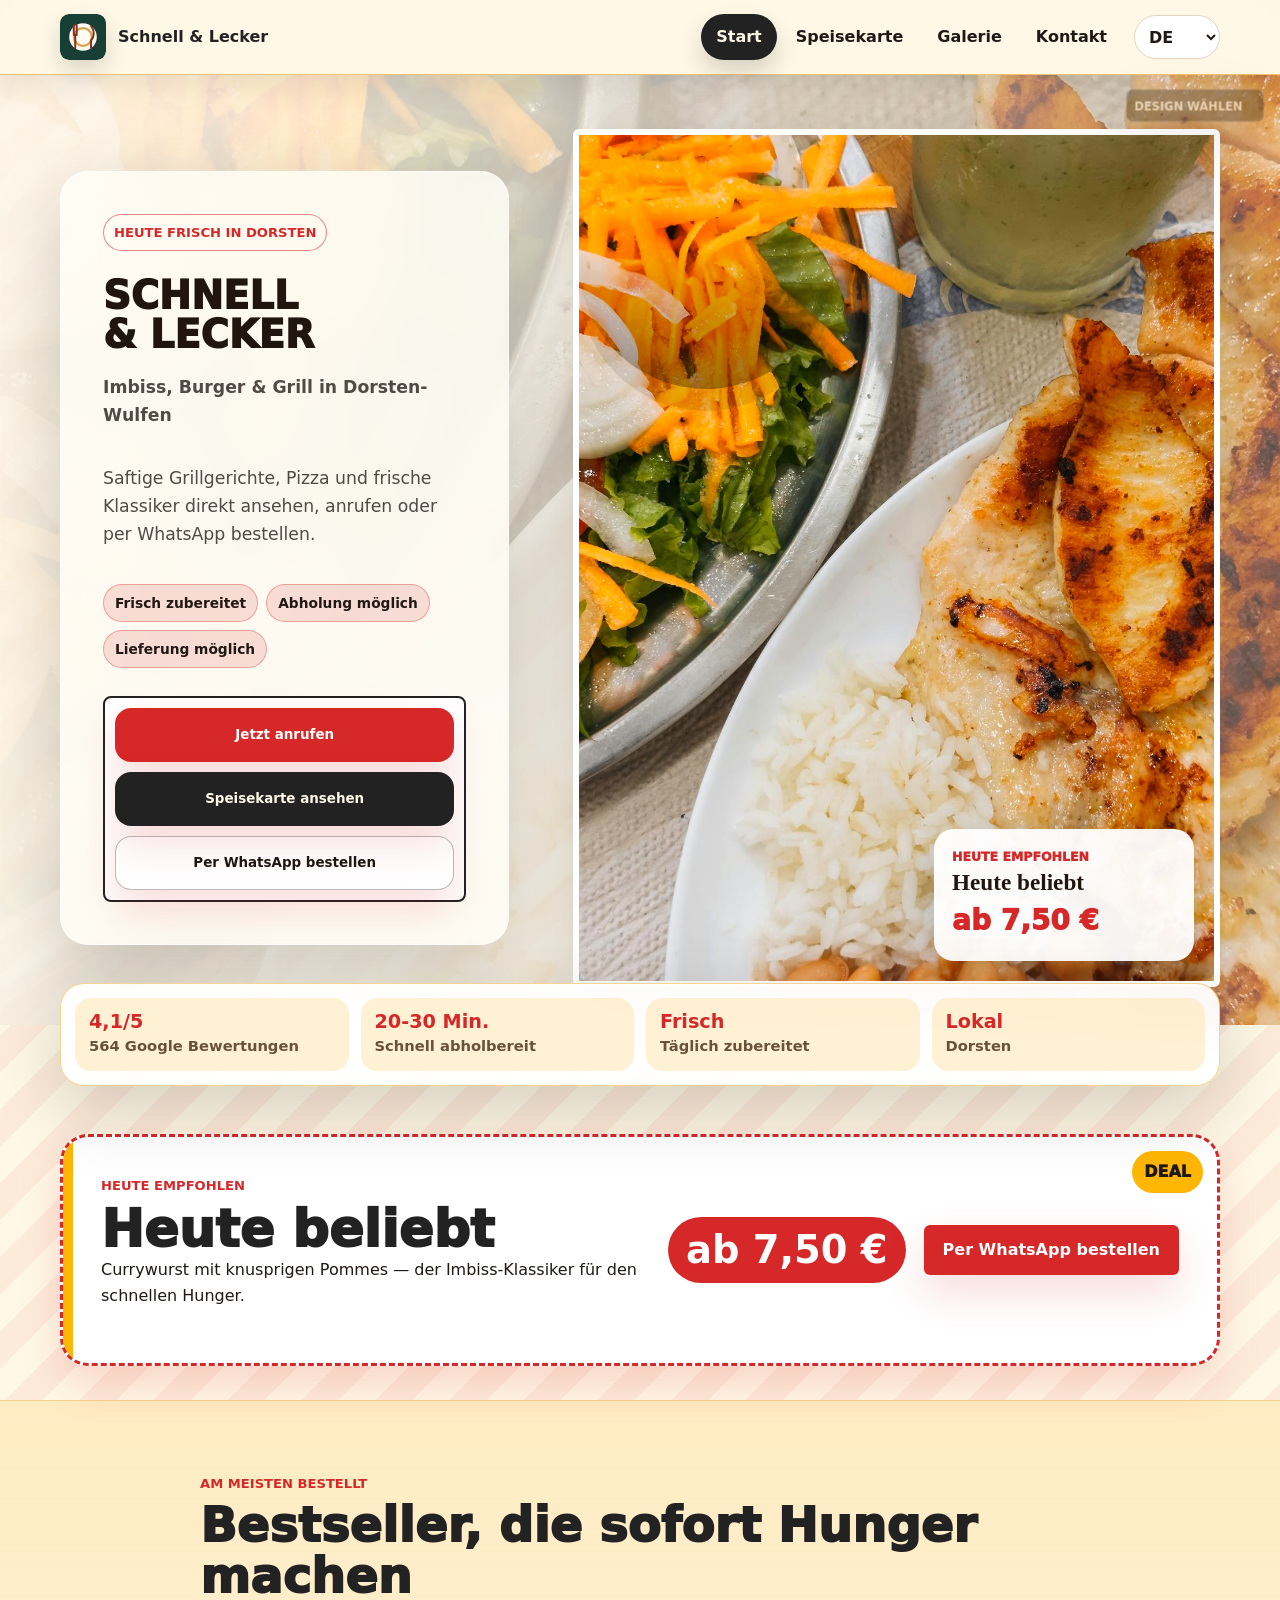
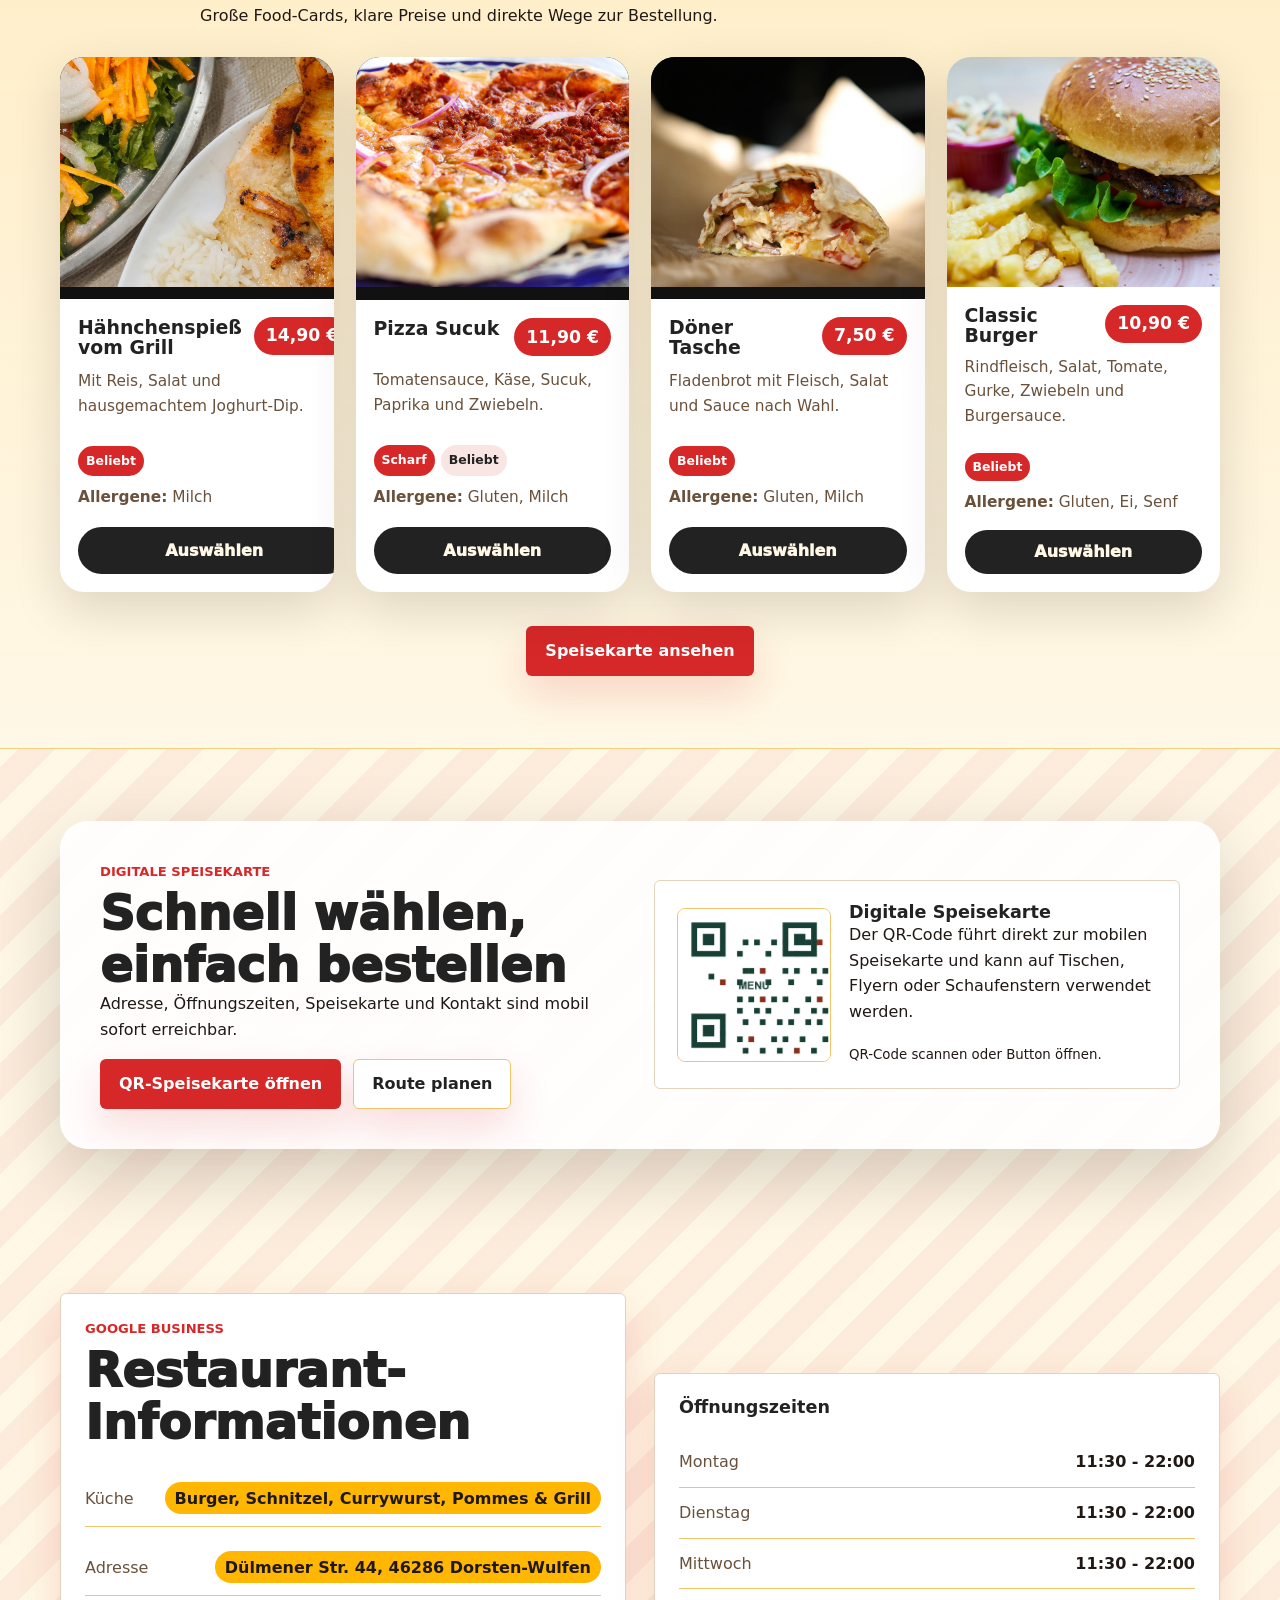
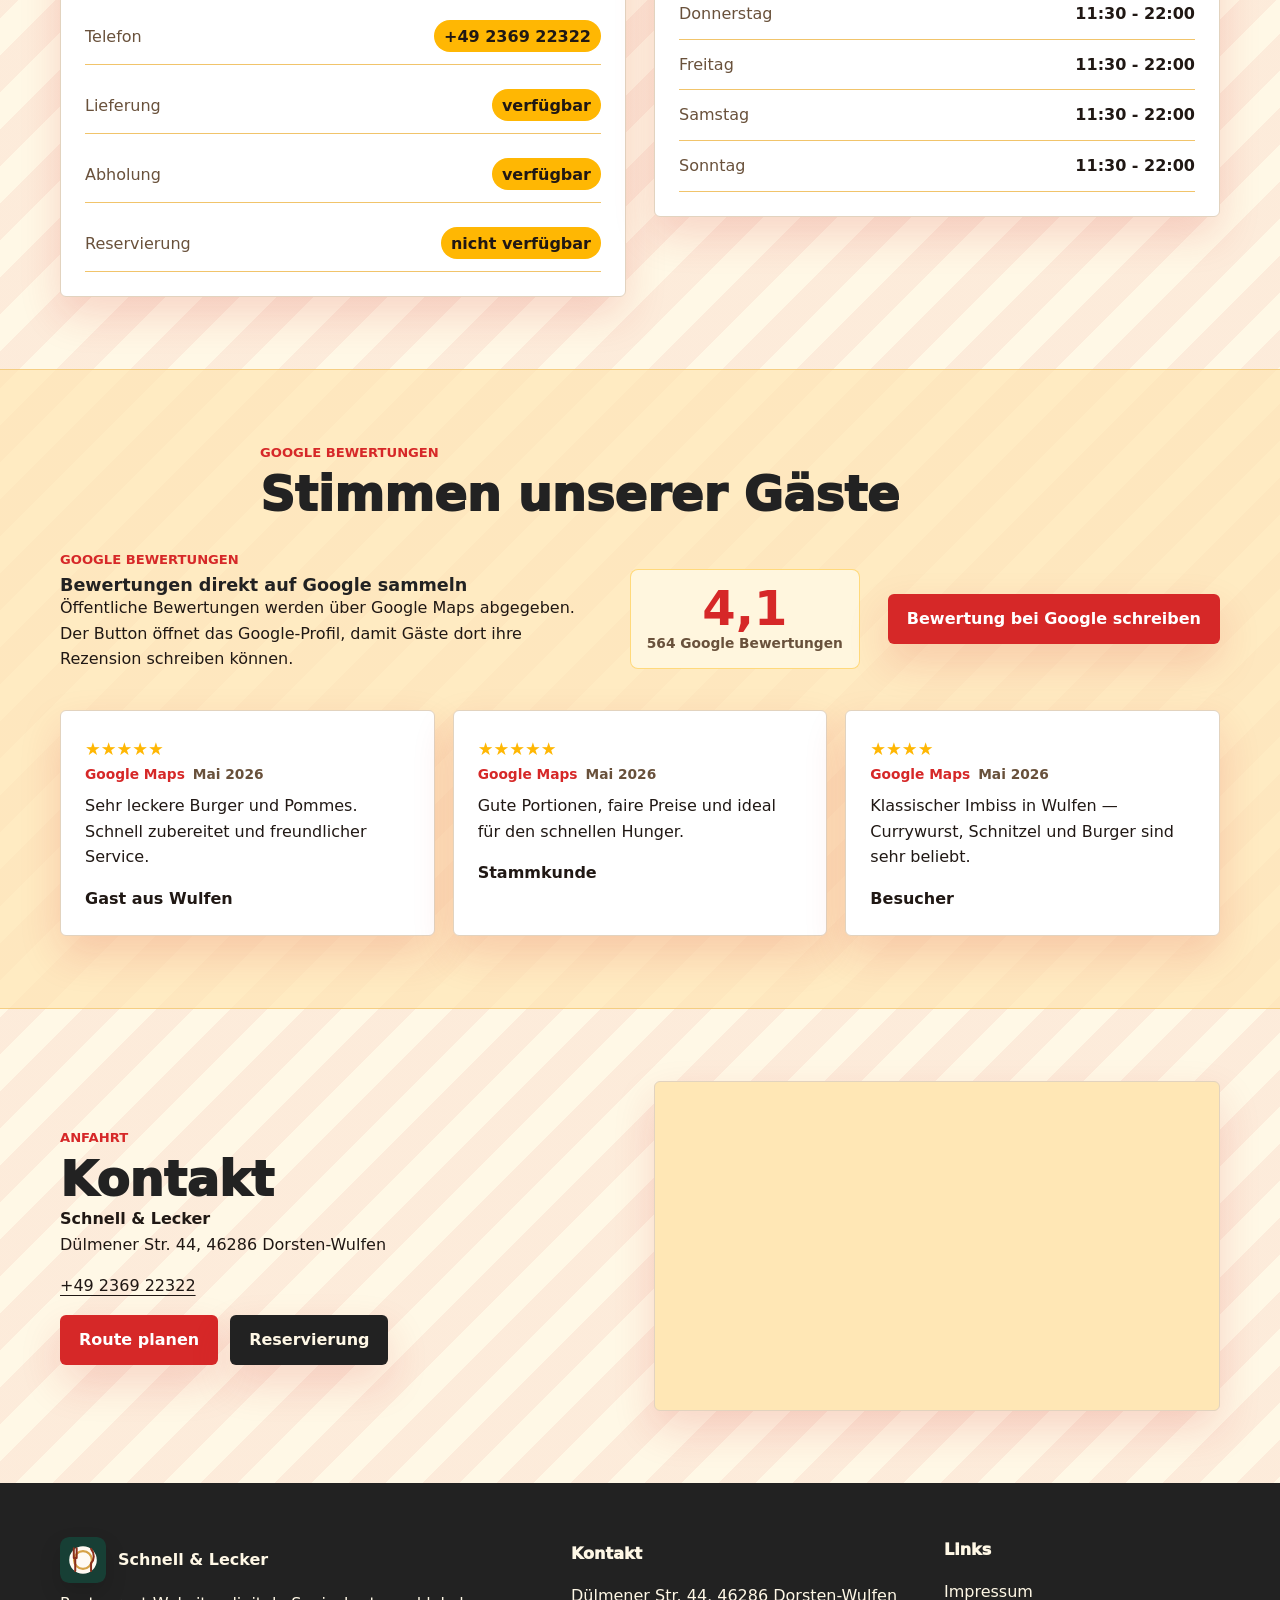
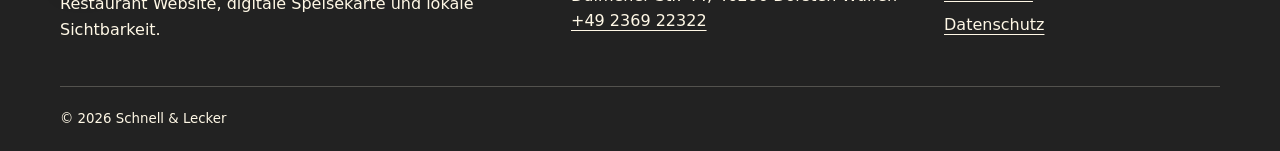
<file: index.html>
<!doctype html>
<html lang="de">
  <head>
    <meta charset="utf-8">
    <meta name="viewport" content="width=device-width, initial-scale=1">
    <meta name="description" content="Restaurant Musterküche in Dorsten: mediterrane Küche, Grillgerichte, digitale Speisekarte, Abholung und Lieferung.">
    <meta name="robots" content="index, follow">
    <meta name="theme-color" content="#8a2f1c">
    <meta property="og:title" content="Restaurant Musterküche Dorsten | Mediterrane Küche & Grill">
    <meta property="og:description" content="Mediterrane Küche, Grillgerichte, digitale Speisekarte, Abholung und Lieferung in Dorsten.">
    <meta property="og:type" content="website">
    <meta property="og:image" content="assets/img/hero-food-order.jpg">
    <meta name="twitter:card" content="summary_large_image">
    <meta name="twitter:title" content="Restaurant Musterküche Dorsten">
    <meta name="twitter:description" content="Mediterrane Küche & Grill in Dorsten.">
    <link rel="canonical" href="https://www.example-restaurant.de/">
    <link rel="icon" href="assets/img/favicon.svg" type="image/svg+xml">
    <link rel="stylesheet" href="assets/css/styles.css">
    <title>Restaurant Musterküche Dorsten | Mediterrane Küche & Grill</title>
  </head>
  <body class="home-page">
    <a class="skip-link" href="#main" data-i18n="skipToContent">Zum Inhalt springen</a>

    <header class="site-header">
      <div class="container header-inner">
        <a class="brand" href="index.html" aria-label="Startseite">
          <img data-logo src="assets/img/logo-placeholder.svg" alt="Restaurant Musterküche Logo" width="44" height="44">
          <span data-restaurant-name>Restaurant Musterküche</span>
        </a>

        <button class="nav-toggle" type="button" data-menu-toggle aria-controls="site-nav" aria-expanded="false" data-i18n-label="navMenu">
          <span></span>
          <span></span>
          <span></span>
        </button>

        <nav class="site-nav" id="site-nav" data-site-nav aria-label="Hauptnavigation">
          <a href="index.html" data-i18n="navHome">Start</a>
          <a href="menu.html" data-i18n="navMenu">Speisekarte</a>
          <a href="gallery.html" data-i18n="navGallery">Galerie</a>
          <a href="contact.html" data-i18n="navContact">Kontakt</a>
          <select class="language-switcher" data-language-switcher aria-label="Sprache wählen">
            <option value="de">DE</option>
            <option value="en">EN</option>
          </select>
        </nav>
      </div>
    </header>

    <main id="main">
      <section class="hero order-hero section">
        <div class="container hero-grid hero-inner order-hero-inner">
          <div class="hero-content order-hero-content">
            <p class="eyebrow" data-i18n="heroEyebrow">Heute frisch in Dorsten</p>
            <h1><span data-restaurant-name>Restaurant Musterküche</span></h1>
            <p class="hero-slogan" data-slogan>Mediterrane Küche & Grill in Dorsten</p>
            <p data-i18n="heroLead">Saftige Grillgerichte, Pizza und frische Klassiker direkt ansehen, anrufen oder per WhatsApp bestellen.</p>
            <div class="hero-trust-row" aria-label="Bestellvorteile">
              <span data-i18n="orderBadgeFresh">Frisch zubereitet</span>
              <span data-i18n="orderBadgePickup">Abholung möglich</span>
              <span data-i18n="orderBadgeDelivery">Lieferung möglich</span>
            </div>
            <div class="action-row">
              <a class="button button-primary" href="tel:+49000000000" data-phone-link data-i18n="callNow">Jetzt anrufen</a>
              <a class="button button-secondary" href="menu.html" data-i18n="viewMenu">Speisekarte ansehen</a>
              <a class="button button-ghost" href="#" data-whatsapp-link data-i18n="orderWhatsApp">Per WhatsApp bestellen</a>
            </div>
          </div>

          <div class="hero-media order-hero-media">
            <img src="assets/img/food/photos/grill-plate.jpg" alt="Gegrilltes Gericht mit Beilagen" loading="eager">
            <div class="hero-order-card" aria-label="Top Angebot">
              <span data-i18n="specialIntro">Heute empfohlen</span>
              <strong data-special-title>Tagesangebot</strong>
              <em data-special-price>12,90 €</em>
            </div>
          </div>
        </div>
      </section>

      <section class="trust-strip" aria-label="Warum Gäste bestellen">
        <div class="container trust-grid">
          <div class="trust-item">
            <strong data-google-rating-full>4,1/5</strong>
            <span data-google-review-count>Google Bewertungen</span>
          </div>
          <div class="trust-item">
            <strong>20-30 Min.</strong>
            <span data-i18n="trustFast">Schnell abholbereit</span>
          </div>
          <div class="trust-item">
            <strong data-i18n="trustFreshTitle">Frisch</strong>
            <span data-i18n="trustFreshText">Täglich zubereitet</span>
          </div>
          <div class="trust-item">
            <strong data-i18n="trustLocalTitle">Lokal</strong>
            <span>Dorsten</span>
          </div>
        </div>
      </section>

      <section class="section section-compact offer-section">
        <div class="container special-band offer-card order-offer">
          <div>
            <p class="eyebrow" data-i18n="specialIntro">Heute empfohlen</p>
            <h2 data-special-title>Tagesangebot</h2>
            <p data-special-text>Gegrillter Hähnchenspieß mit Reis, Salat und hausgemachtem Dip.</p>
          </div>
          <strong data-special-price>12,90 €</strong>
          <a class="button button-primary" href="#" data-whatsapp-link data-i18n="orderWhatsApp">Per WhatsApp bestellen</a>
        </div>
      </section>

      <section class="section section-muted bestseller-section" id="bestsellers">
        <div class="container section-heading section-header">
          <p class="eyebrow" data-i18n="bestsellerEyebrow">Am meisten bestellt</p>
          <h2 data-i18n="bestsellerTitle">Bestseller, die sofort Hunger machen</h2>
          <p data-i18n="bestsellerText">Große Food-Cards, klare Preise und direkte Wege zur Bestellung.</p>
        </div>
        <div class="container menu-grid preview-grid menu-preview bestseller-grid" data-menu-preview></div>
        <div class="container center-actions">
          <a class="button button-primary" href="menu.html" data-i18n="viewMenu">Speisekarte ansehen</a>
        </div>
      </section>

      <section class="section digital-menu-section">
        <div class="container two-column digital-order-grid">
          <div>
            <p class="eyebrow" data-i18n="digitalMenuTitle">Digitale Speisekarte</p>
            <h2 data-i18n="whyTitle">Schnell wählen, einfach bestellen</h2>
            <p data-i18n="whyText">Adresse, Öffnungszeiten, Speisekarte und Kontakt sind mobil sofort erreichbar.</p>
            <div class="action-row">
              <a class="button button-primary" href="menu.html" data-i18n="openQrMenu">QR-Speisekarte öffnen</a>
              <a class="button button-ghost" href="#" data-route-link data-i18n="planRoute">Route planen</a>
            </div>
          </div>
          <aside class="qr-panel order-qr-panel" aria-labelledby="qr-title">
            <img src="assets/img/qr-menu-placeholder.png" alt="QR-Code Platzhalter für die digitale Speisekarte" loading="lazy">
            <div>
              <h3 id="qr-title" data-i18n="digitalMenuTitle">Digitale Speisekarte</h3>
              <p data-i18n="digitalMenuText">Der QR-Code führt direkt zur mobilen Speisekarte und kann auf Tischen, Flyern oder Schaufenstern verwendet werden.</p>
              <small data-i18n="qrHint">QR-Code scannen oder Button öffnen.</small>
            </div>
          </aside>
        </div>
      </section>

      <section class="section">
        <div class="container info-layout">
          <div class="info-card business-card">
            <p class="eyebrow">Google Business</p>
            <h2 data-i18n="businessInfoTitle">Restaurant-Informationen</h2>
            <div class="info-list" data-business-info></div>
          </div>
          <div class="hours-card opening-hours info-card">
            <h3 data-i18n="openingHoursTitle">Öffnungszeiten</h3>
            <div data-opening-hours></div>
          </div>
        </div>
      </section>

      <section class="section section-muted">
        <div class="container section-heading section-header">
          <p class="eyebrow" data-i18n="googleReviewsEyebrow">Google Bewertungen</p>
          <h2 data-i18n="reviewsTitle">Stimmen unserer Gäste</h2>
        </div>
        <div class="container google-review-panel info-card" data-google-review-panel>
          <div>
            <p class="eyebrow" data-i18n="googleReviewsEyebrow">Google Bewertungen</p>
            <h3 data-i18n="googleReviewsTitle">Bewertungen direkt auf Google sammeln</h3>
            <p data-i18n="googleReviewsText">Öffentliche Bewertungen werden über Google Maps abgegeben. Der Button öffnet das Google-Profil, damit Gäste dort ihre Rezension schreiben können.</p>
          </div>
          <div class="google-review-score" aria-label="Google Bewertung">
            <strong data-google-rating>4,1</strong>
            <span data-google-review-count>Google Bewertungen</span>
          </div>
          <a class="button button-primary" href="#" data-google-review-link data-i18n="googleReviewButton">Bewertung bei Google schreiben</a>
        </div>
        <div class="container reviews-grid" data-reviews></div>
      </section>

      <section class="section contact-section">
        <div class="container two-column">
          <div>
            <p class="eyebrow" data-i18n="routeTitle">Anfahrt</p>
            <h2 data-i18n="contactTitle">Kontakt</h2>
            <p><strong data-restaurant-name>Restaurant Musterküche</strong><br><span data-address>Musterstraße 1, 46282 Dorsten</span></p>
            <p><a href="tel:+49000000000" data-phone-link data-phone>+49 000 000000</a><br><a href="mailto:info@musterkueche.de" data-email-link data-email>info@musterkueche.de</a></p>
            <div class="action-row">
              <a class="button button-primary" href="#" data-route-link data-i18n="planRoute">Route planen</a>
              <a class="button button-secondary" href="contact.html" data-i18n="reservation">Reservierung</a>
            </div>
          </div>
          <div class="map-frame info-card">
            <iframe data-map-embed title="Karte Restaurant Musterküche" loading="lazy" referrerpolicy="no-referrer-when-downgrade"></iframe>
          </div>
        </div>
      </section>
    </main>

    <nav class="mobile-order-bar" aria-label="Schnell bestellen">
      <a href="tel:+49000000000" data-phone-link data-i18n="mobileOrderCall">Anrufen</a>
      <a href="menu.html" data-i18n="mobileOrderMenu">Menü</a>
      <a href="#" data-whatsapp-link data-i18n="mobileOrderWhatsApp">WhatsApp</a>
    </nav>

    <footer class="site-footer footer">
      <div class="container footer-grid">
        <div>
          <a class="brand footer-brand" href="index.html">
            <img data-logo src="assets/img/logo-placeholder.svg" alt="Restaurant Musterküche Logo" width="40" height="40">
            <span data-restaurant-name>Restaurant Musterküche</span>
          </a>
          <p data-i18n="footerText">Restaurant Website, digitale Speisekarte und lokale Sichtbarkeit.</p>
        </div>
        <div>
          <h2 data-i18n="contactTitle">Kontakt</h2>
          <p><span data-address>Musterstraße 1, 46282 Dorsten</span><br><a data-phone-link href="tel:+49000000000" data-phone>+49 000 000000</a></p>
        </div>
        <div>
          <h2>Links</h2>
          <a href="impressum.html" data-i18n="navImpressum">Impressum</a>
          <a href="datenschutz.html" data-i18n="navPrivacy">Datenschutz</a>
          <div class="social-links" data-social-links></div>
        </div>
      </div>
      <div class="container footer-bottom">
        <small>&copy; <span data-current-year></span> <span data-restaurant-name>Restaurant Musterküche</span></small>
      </div>
    </footer>

    <script src="data/site-config.js"></script>
    <script src="data/menu.js"></script>
    <script src="assets/js/main.js"></script>
    <script src="assets/js/menu.js"></script>
  </body>
</html>
</file>
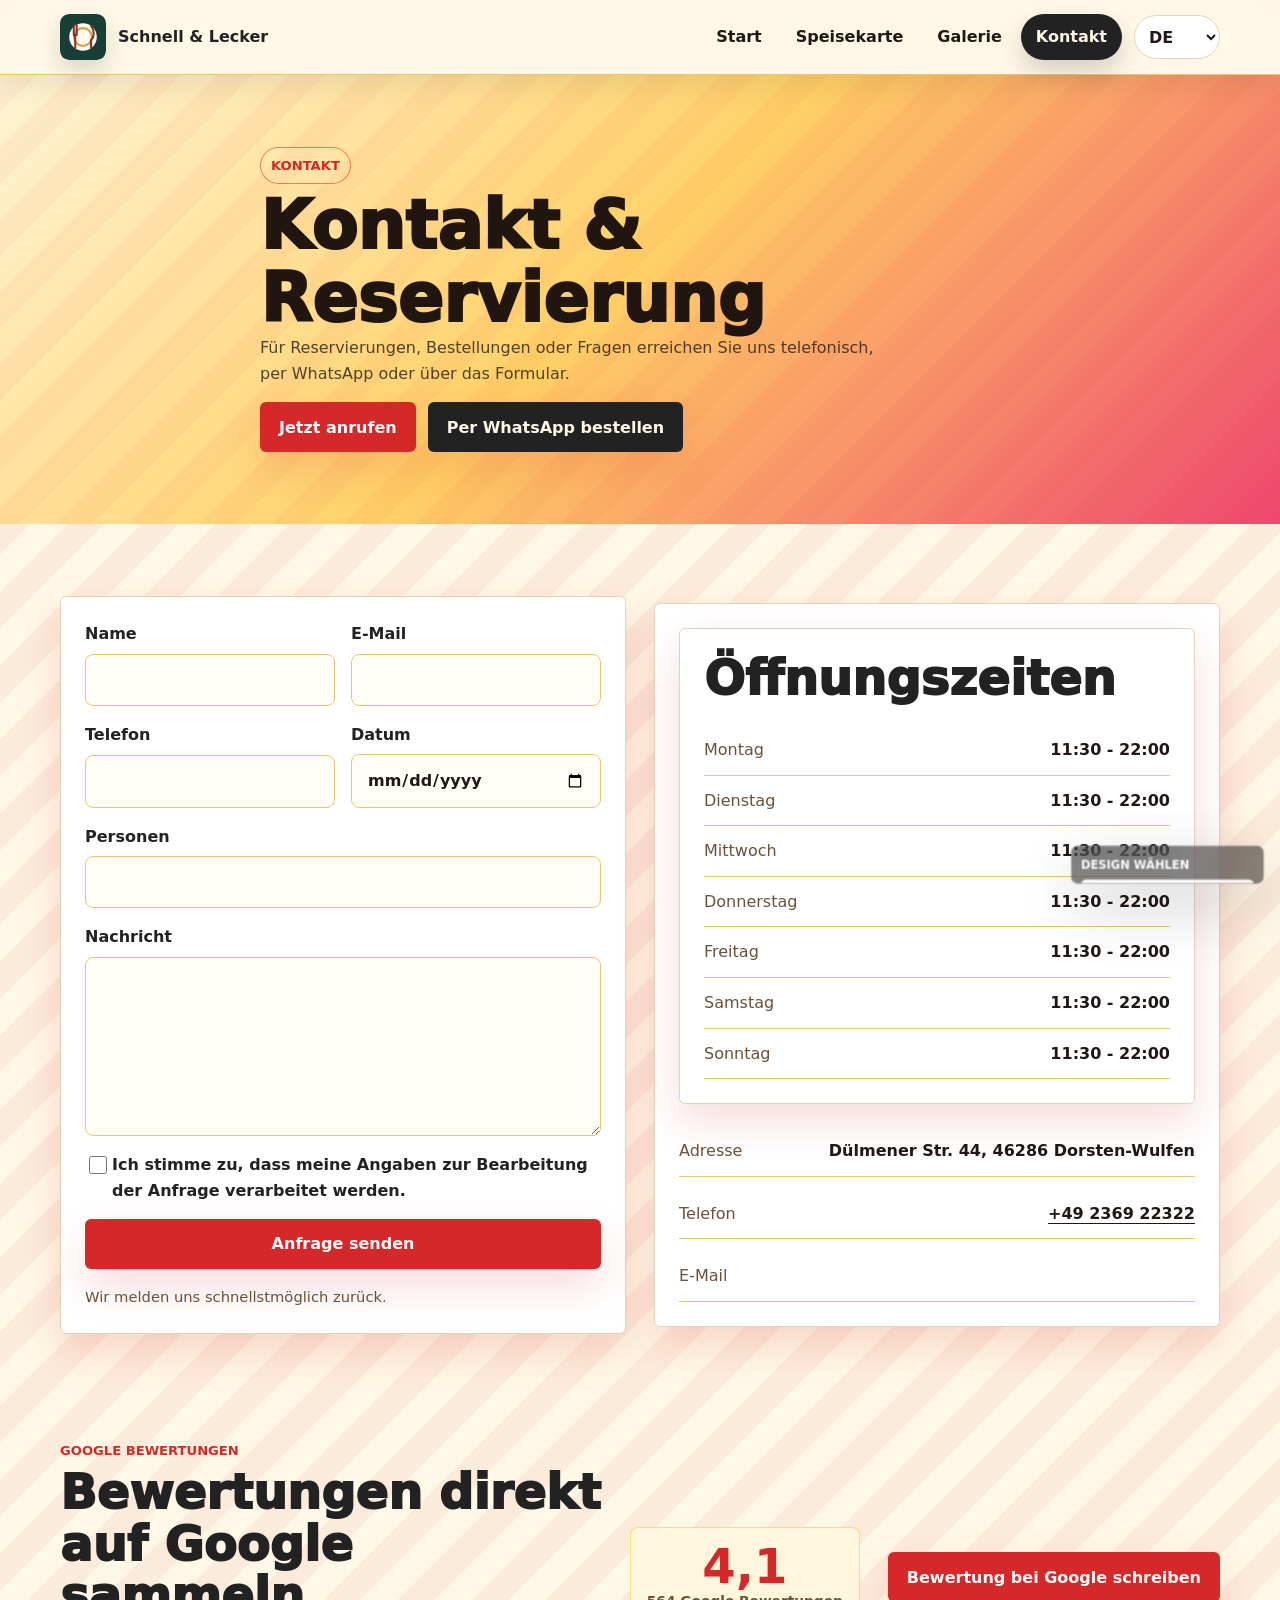
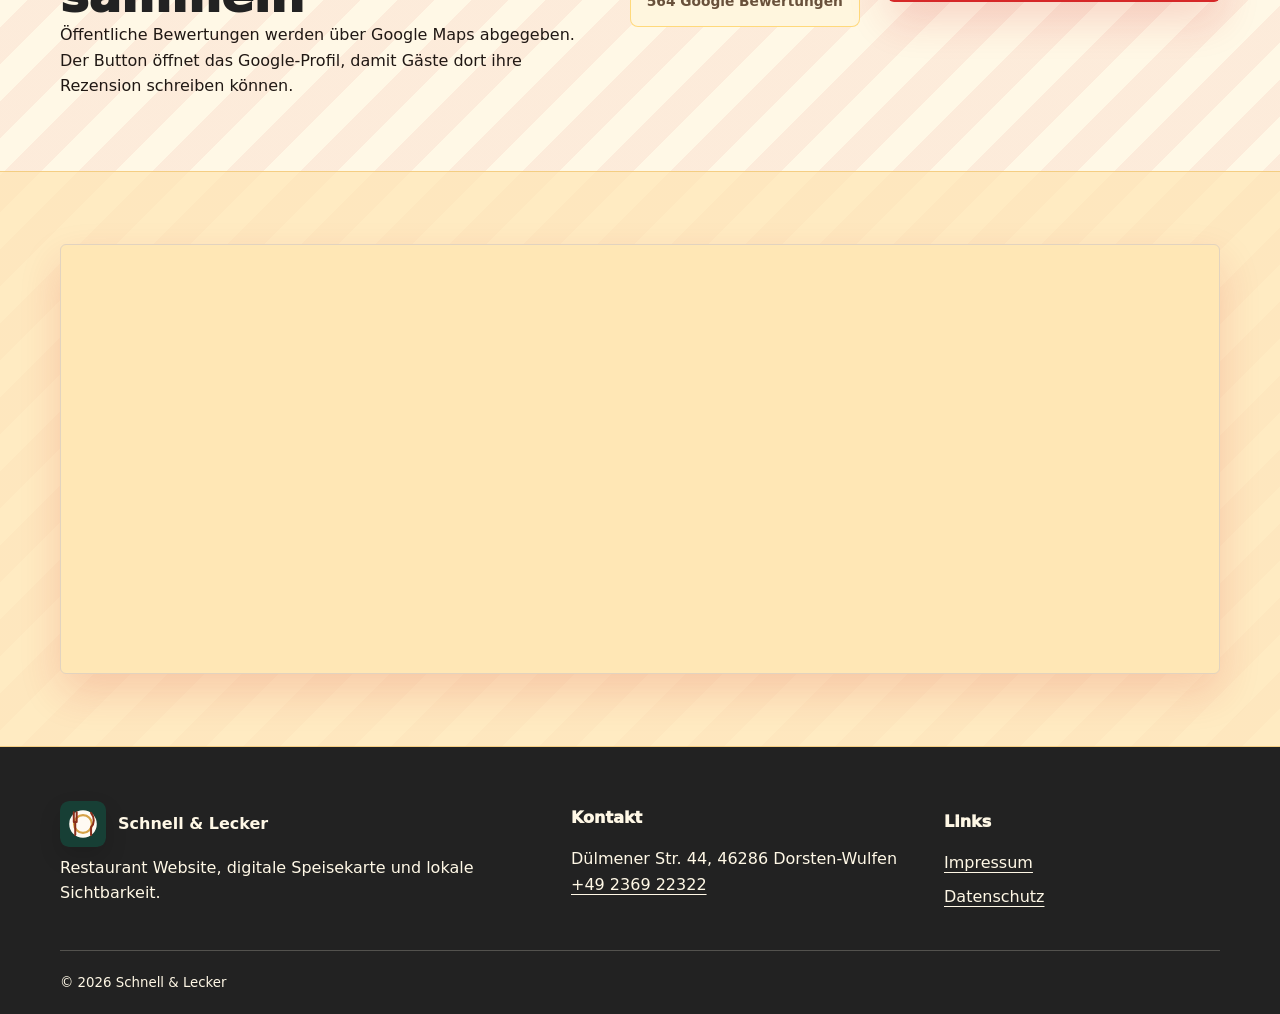
<file: contact.html>
<!doctype html>
<html lang="de">
  <head>
    <meta charset="utf-8">
    <meta name="viewport" content="width=device-width, initial-scale=1">
    <meta name="description" content="Kontakt und Reservierung bei Restaurant Musterküche in Dorsten. Telefon, WhatsApp, Öffnungszeiten und Anfahrt.">
    <meta name="robots" content="index, follow">
    <meta name="theme-color" content="#8a2f1c">
    <meta property="og:title" content="Kontakt | Restaurant Musterküche Dorsten">
    <meta property="og:description" content="Kontakt, Reservierung, WhatsApp und Anfahrt.">
    <meta property="og:type" content="website">
    <meta property="og:image" content="assets/img/hero-food-order.jpg">
    <meta name="twitter:card" content="summary_large_image">
    <link rel="canonical" href="https://www.example-restaurant.de/contact.html">
    <link rel="icon" href="assets/img/favicon.svg" type="image/svg+xml">
    <link rel="stylesheet" href="assets/css/styles.css">
    <title>Kontakt | Restaurant Musterküche Dorsten</title>
  </head>
  <body data-page-title="Kontakt">
    <a class="skip-link" href="#main" data-i18n="skipToContent">Zum Inhalt springen</a>
    <header class="site-header">
      <div class="container header-inner">
        <a class="brand" href="index.html" aria-label="Startseite"><img data-logo src="assets/img/logo-placeholder.svg" alt="Restaurant Musterküche Logo" width="44" height="44"><span data-restaurant-name>Restaurant Musterküche</span></a>
        <button class="nav-toggle" type="button" data-menu-toggle aria-controls="site-nav" aria-expanded="false" data-i18n-label="navMenu"><span></span><span></span><span></span></button>
        <nav class="site-nav" id="site-nav" data-site-nav aria-label="Hauptnavigation">
          <a href="index.html" data-i18n="navHome">Start</a>
          <a href="menu.html" data-i18n="navMenu">Speisekarte</a>
          <a href="gallery.html" data-i18n="navGallery">Galerie</a>
          <a href="contact.html" data-i18n="navContact">Kontakt</a>
          <select class="language-switcher" data-language-switcher aria-label="Sprache wählen"><option value="de">DE</option><option value="en">EN</option></select>
        </nav>
      </div>
    </header>

    <main id="main">
      <section class="page-hero section">
        <div class="container narrow section-header">
          <p class="eyebrow" data-i18n="navContact">Kontakt</p>
          <h1 data-i18n="contactPageTitle">Kontakt & Reservierung</h1>
          <p data-i18n="contactPageText">Für Reservierungen, Bestellungen oder Fragen erreichen Sie uns telefonisch, per WhatsApp oder über das Formular.</p>
          <div class="action-row">
            <a class="button button-primary" href="tel:+49000000000" data-phone-link data-i18n="callNow">Jetzt anrufen</a>
            <a class="button button-secondary" href="#" data-whatsapp-link data-i18n="orderWhatsApp">Per WhatsApp bestellen</a>
          </div>
        </div>
      </section>

      <section class="section contact-section">
        <div class="container contact-grid">
          <form class="contact-form info-card" action="php/contact.php" method="post" data-form-endpoint>
            <input type="hidden" name="_subject" value="Neue Anfrage über die Restaurant Website">
            <div class="field-grid">
              <label>
                <span data-i18n="nameLabel">Name</span>
                <input name="name" type="text" autocomplete="name" required>
              </label>
              <label>
                <span data-i18n="email">E-Mail</span>
                <input name="email" type="email" autocomplete="email" required>
              </label>
            </div>
            <div class="field-grid">
              <label>
                <span data-i18n="phone">Telefon</span>
                <input name="phone" type="tel" autocomplete="tel">
              </label>
              <label>
                <span data-i18n="dateLabel">Datum</span>
                <input name="date" type="date">
              </label>
            </div>
            <label>
              <span data-i18n="personsLabel">Personen</span>
              <input name="persons" type="number" min="1" max="40" inputmode="numeric">
            </label>
            <label>
              <span data-i18n="messageLabel">Nachricht</span>
              <textarea name="message" rows="6" required></textarea>
            </label>
            <label class="checkbox-row">
              <input name="privacy" type="checkbox" required>
              <span data-i18n="consentLabel">Ich stimme zu, dass meine Angaben zur Bearbeitung der Anfrage verarbeitet werden.</span>
            </label>
            <button class="button button-primary" type="submit" data-i18n="send">Anfrage senden</button>
            <p class="form-hint" data-i18n="formHint">Wir melden uns schnellstmöglich zurück.</p>
          </form>

          <aside class="contact-aside info-card">
            <div class="hours-card opening-hours info-card">
              <h2 data-i18n="openingHoursTitle">Öffnungszeiten</h2>
              <div data-opening-hours></div>
            </div>
            <div class="info-list">
              <div class="info-row"><span data-i18n="addressTitle">Adresse</span><strong data-address>Musterstraße 1, 46282 Dorsten</strong></div>
              <div class="info-row"><span data-i18n="phone">Telefon</span><strong><a data-phone-link href="tel:+49000000000" data-phone>+49 000 000000</a></strong></div>
              <div class="info-row"><span data-i18n="email">E-Mail</span><strong><a data-email-link href="mailto:info@musterkueche.de" data-email>info@musterkueche.de</a></strong></div>
            </div>
          </aside>
        </div>
      </section>

      <section class="section section-compact">
        <div class="container google-review-panel info-card" data-google-review-panel>
          <div>
            <p class="eyebrow" data-i18n="googleReviewsEyebrow">Google Bewertungen</p>
            <h2 data-i18n="googleReviewsTitle">Bewertungen direkt auf Google sammeln</h2>
            <p data-i18n="googleReviewsText">Öffentliche Bewertungen werden über Google Maps abgegeben. Der Button öffnet das Google-Profil, damit Gäste dort ihre Rezension schreiben können.</p>
          </div>
          <div class="google-review-score" aria-label="Google Bewertung">
            <strong data-google-rating>4,1</strong>
            <span data-google-review-count>Google Bewertungen</span>
          </div>
          <a class="button button-primary" href="#" data-google-review-link data-i18n="googleReviewButton">Bewertung bei Google schreiben</a>
        </div>
      </section>

      <section class="section section-muted">
        <div class="container map-frame map-wide">
          <iframe data-map-embed title="Karte Restaurant Musterküche" loading="lazy" referrerpolicy="no-referrer-when-downgrade"></iframe>
        </div>
      </section>
    </main>

    <footer class="site-footer footer">
      <div class="container footer-grid">
        <div><a class="brand footer-brand" href="index.html"><img data-logo src="assets/img/logo-placeholder.svg" alt="Restaurant Musterküche Logo" width="40" height="40"><span data-restaurant-name>Restaurant Musterküche</span></a><p data-i18n="footerText">Restaurant Website, digitale Speisekarte und lokale Sichtbarkeit.</p></div>
        <div><h2 data-i18n="contactTitle">Kontakt</h2><p><span data-address>Musterstraße 1, 46282 Dorsten</span><br><a data-phone-link href="tel:+49000000000" data-phone>+49 000 000000</a></p></div>
        <div><h2>Links</h2><a href="impressum.html" data-i18n="navImpressum">Impressum</a><a href="datenschutz.html" data-i18n="navPrivacy">Datenschutz</a></div>
      </div>
      <div class="container footer-bottom"><small>&copy; <span data-current-year></span> <span data-restaurant-name>Restaurant Musterküche</span></small></div>
    </footer>

    <script src="data/site-config.js"></script>
    <script src="assets/js/main.js"></script>
  </body>
</html>
</file>
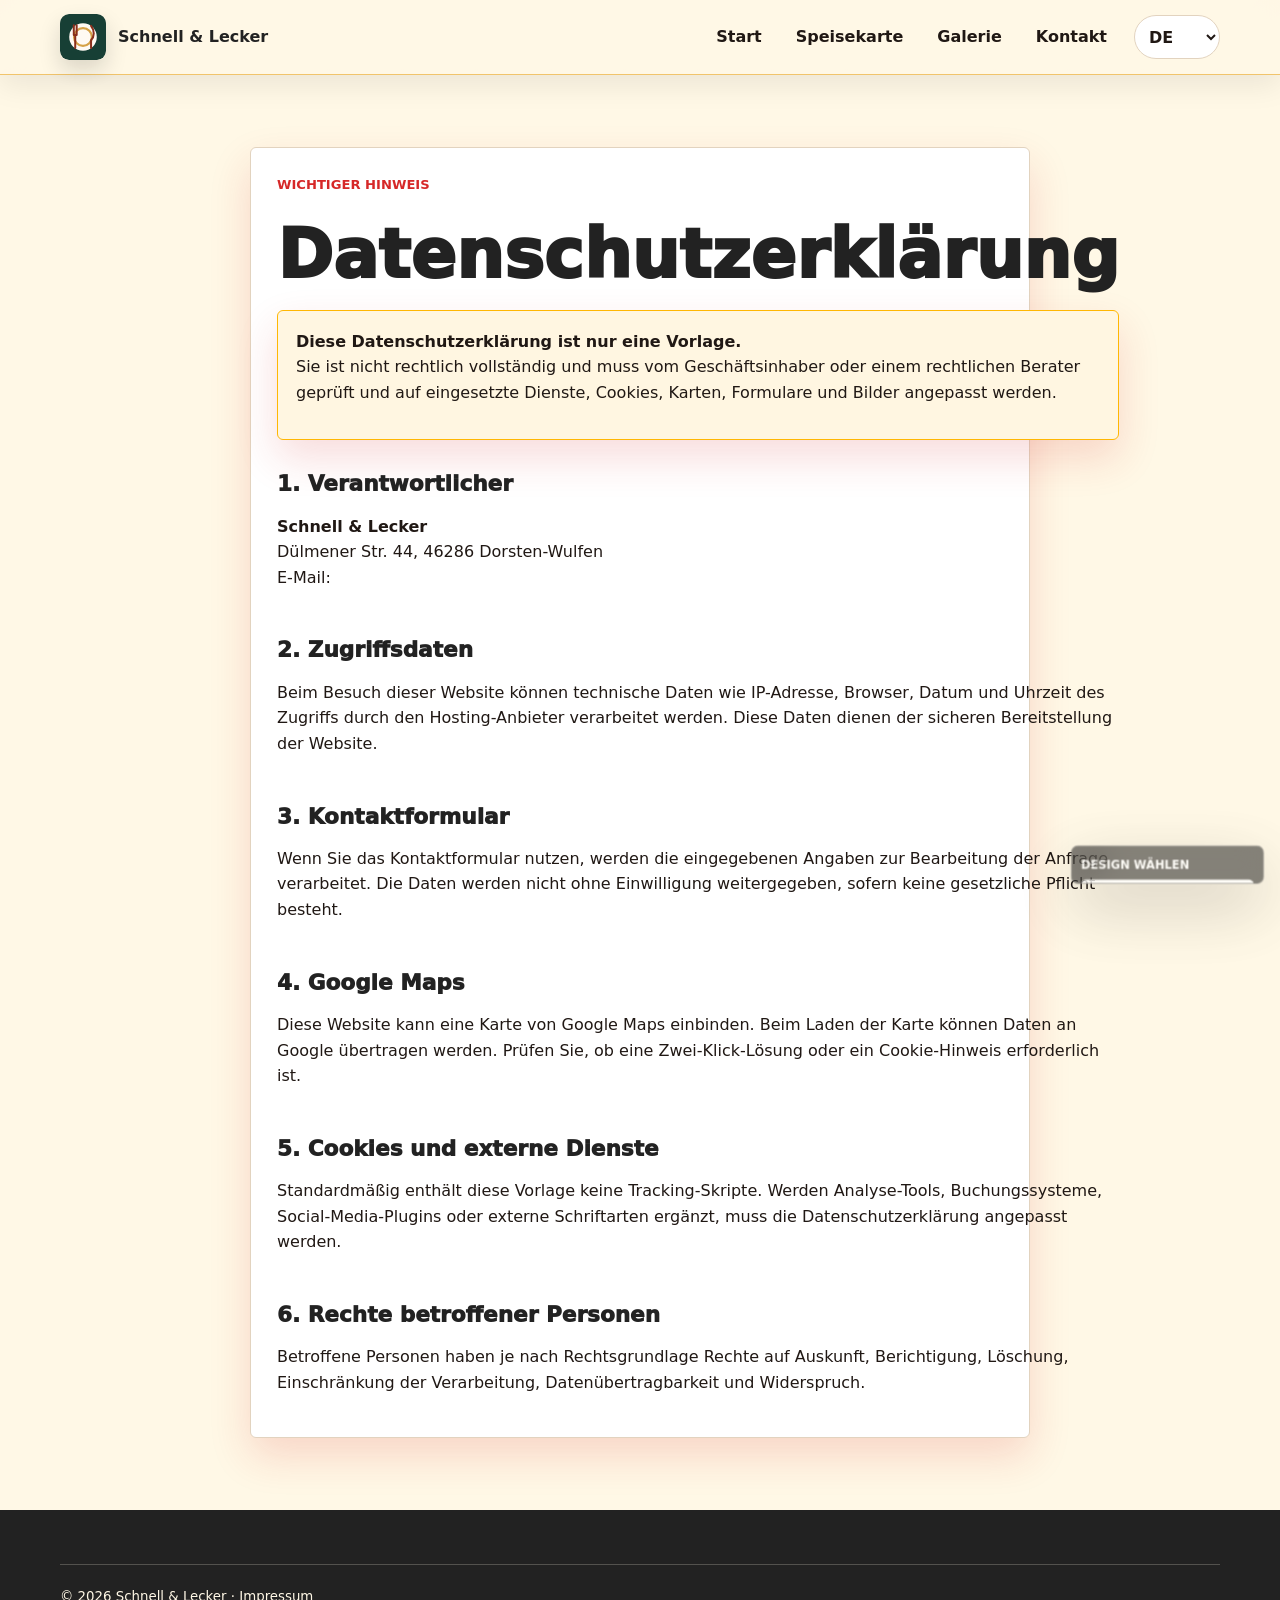
<file: datenschutz.html>
<!doctype html>
<html lang="de">
  <head>
    <meta charset="utf-8">
    <meta name="viewport" content="width=device-width, initial-scale=1">
    <meta name="description" content="Datenschutzerklärung von Restaurant Musterküche. Vorlage muss rechtlich geprüft werden.">
    <meta name="robots" content="noindex, follow">
    <link rel="canonical" href="https://www.example-restaurant.de/datenschutz.html">
    <link rel="icon" href="assets/img/favicon.svg" type="image/svg+xml">
    <link rel="stylesheet" href="assets/css/styles.css">
    <title>Datenschutz | Restaurant Musterküche</title>
  </head>
  <body data-page-title="Datenschutz">
    <a class="skip-link" href="#main" data-i18n="skipToContent">Zum Inhalt springen</a>
    <header class="site-header">
      <div class="container header-inner">
        <a class="brand" href="index.html" aria-label="Startseite"><img data-logo src="assets/img/logo-placeholder.svg" alt="Restaurant Musterküche Logo" width="44" height="44"><span data-restaurant-name>Restaurant Musterküche</span></a>
        <button class="nav-toggle" type="button" data-menu-toggle aria-controls="site-nav" aria-expanded="false" data-i18n-label="navMenu"><span></span><span></span><span></span></button>
        <nav class="site-nav" id="site-nav" data-site-nav aria-label="Hauptnavigation">
          <a href="index.html" data-i18n="navHome">Start</a>
          <a href="menu.html" data-i18n="navMenu">Speisekarte</a>
          <a href="gallery.html" data-i18n="navGallery">Galerie</a>
          <a href="contact.html" data-i18n="navContact">Kontakt</a>
          <select class="language-switcher" data-language-switcher aria-label="Sprache wählen"><option value="de">DE</option><option value="en">EN</option></select>
        </nav>
      </div>
    </header>
    <main id="main" class="legal-page">
      <section class="section">
        <div class="container narrow legal-content">
          <p class="eyebrow" data-i18n="legalTemplateTitle">Wichtiger Hinweis</p>
          <h1 data-i18n="privacyTitle">Datenschutzerklärung</h1>
          <div class="notice-box">
            <strong>Diese Datenschutzerklärung ist nur eine Vorlage.</strong>
            <p>Sie ist nicht rechtlich vollständig und muss vom Geschäftsinhaber oder einem rechtlichen Berater geprüft und auf eingesetzte Dienste, Cookies, Karten, Formulare und Bilder angepasst werden.</p>
          </div>
          <h2>1. Verantwortlicher</h2>
          <p><strong data-legal-company-name>Restaurant Musterküche</strong><br><span data-impressum-address>Musterstraße 1, 46282 Dorsten</span><br>E-Mail: <a data-privacy-email-link href="mailto:datenschutz@musterkueche.de" data-privacy-email>datenschutz@musterkueche.de</a></p>
          <h2>2. Zugriffsdaten</h2>
          <p>Beim Besuch dieser Website können technische Daten wie IP-Adresse, Browser, Datum und Uhrzeit des Zugriffs durch den Hosting-Anbieter verarbeitet werden. Diese Daten dienen der sicheren Bereitstellung der Website.</p>
          <h2>3. Kontaktformular</h2>
          <p>Wenn Sie das Kontaktformular nutzen, werden die eingegebenen Angaben zur Bearbeitung der Anfrage verarbeitet. Die Daten werden nicht ohne Einwilligung weitergegeben, sofern keine gesetzliche Pflicht besteht.</p>
          <h2>4. Google Maps</h2>
          <p>Diese Website kann eine Karte von Google Maps einbinden. Beim Laden der Karte können Daten an Google übertragen werden. Prüfen Sie, ob eine Zwei-Klick-Lösung oder ein Cookie-Hinweis erforderlich ist.</p>
          <h2>5. Cookies und externe Dienste</h2>
          <p>Standardmäßig enthält diese Vorlage keine Tracking-Skripte. Werden Analyse-Tools, Buchungssysteme, Social-Media-Plugins oder externe Schriftarten ergänzt, muss die Datenschutzerklärung angepasst werden.</p>
          <h2>6. Rechte betroffener Personen</h2>
          <p>Betroffene Personen haben je nach Rechtsgrundlage Rechte auf Auskunft, Berichtigung, Löschung, Einschränkung der Verarbeitung, Datenübertragbarkeit und Widerspruch.</p>
        </div>
      </section>
    </main>
    <footer class="site-footer footer">
      <div class="container footer-bottom"><small>&copy; <span data-current-year></span> <span data-restaurant-name>Restaurant Musterküche</span> · <a href="impressum.html" data-i18n="navImpressum">Impressum</a></small></div>
    </footer>
    <script src="data/site-config.js"></script>
    <script src="assets/js/main.js"></script>
  </body>
</html>
</file>
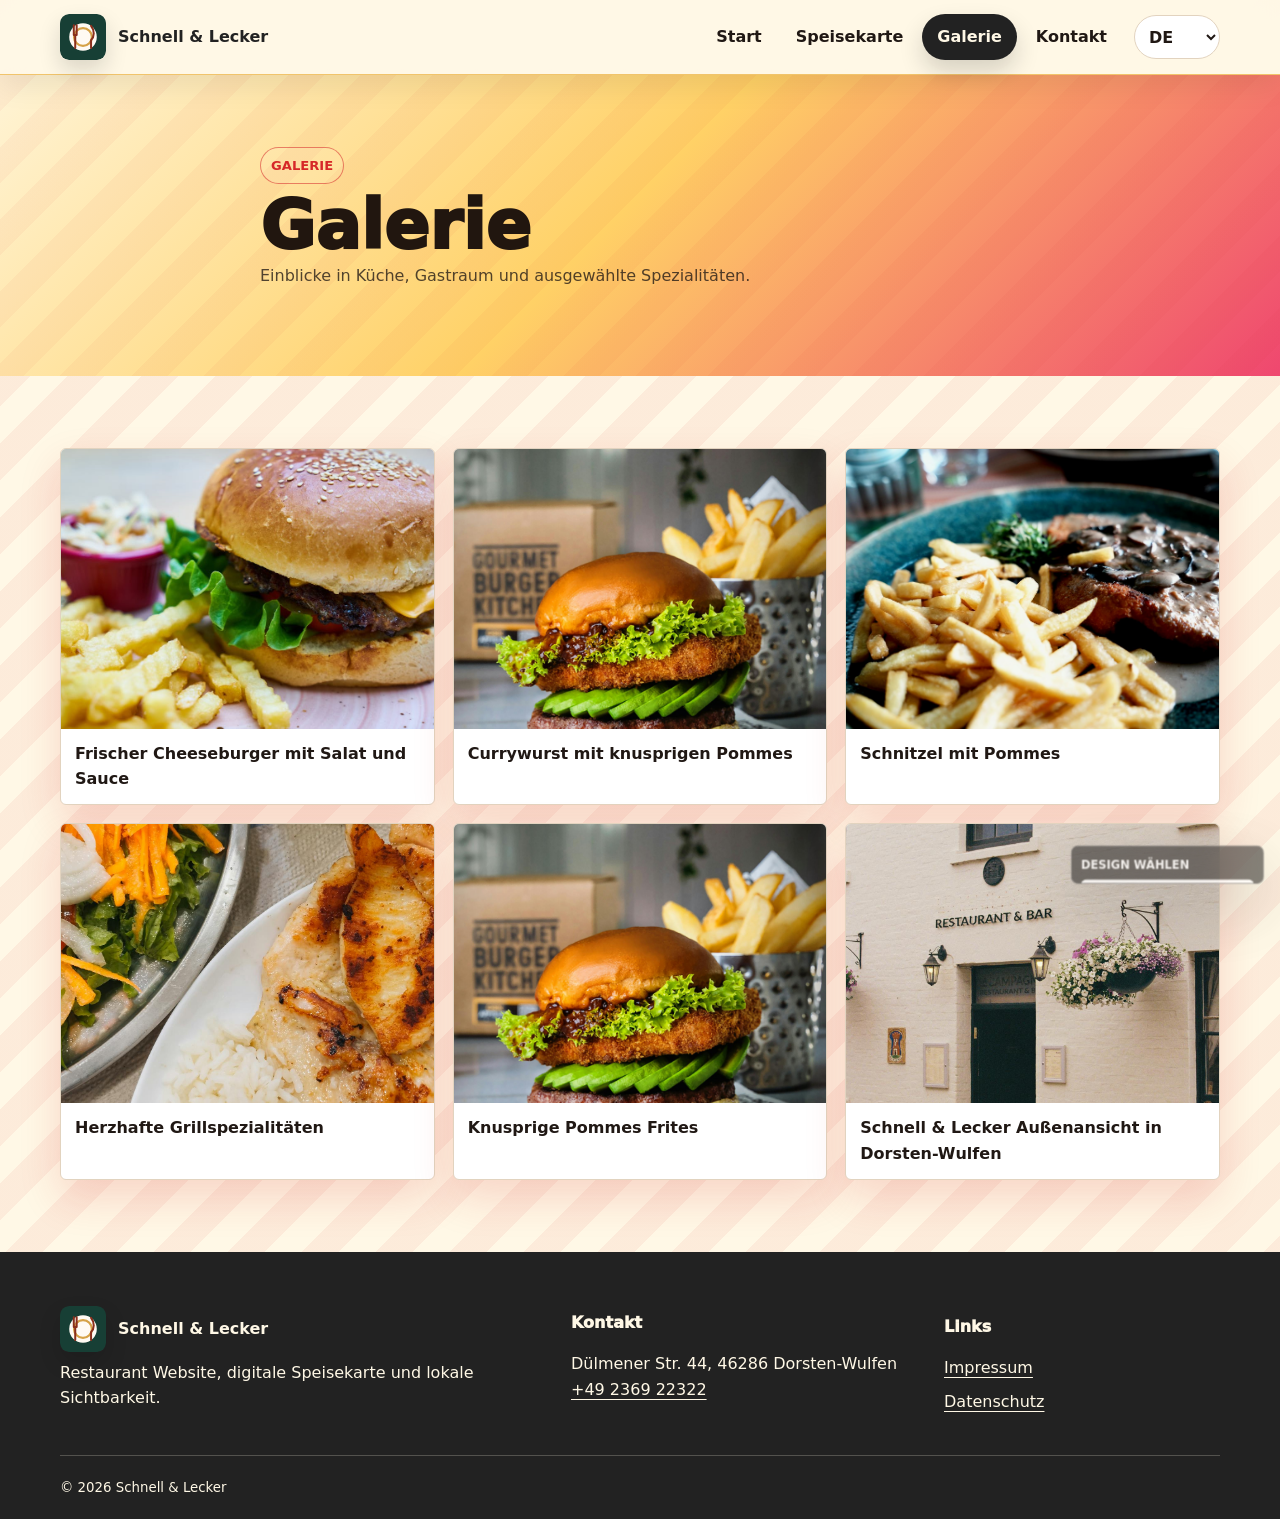
<file: gallery.html>
<!doctype html>
<html lang="de">
  <head>
    <meta charset="utf-8">
    <meta name="viewport" content="width=device-width, initial-scale=1">
    <meta name="description" content="Galerie von Restaurant Musterküche in Dorsten mit Eindrücken aus Küche, Gastraum und Speisen.">
    <meta name="robots" content="index, follow">
    <meta name="theme-color" content="#8a2f1c">
    <meta property="og:title" content="Galerie | Restaurant Musterküche Dorsten">
    <meta property="og:description" content="Bilder aus Restaurant, Küche und Speisekarte.">
    <meta property="og:type" content="website">
    <meta property="og:image" content="assets/img/hero-food-order.jpg">
    <meta name="twitter:card" content="summary_large_image">
    <link rel="canonical" href="https://www.example-restaurant.de/gallery.html">
    <link rel="icon" href="assets/img/favicon.svg" type="image/svg+xml">
    <link rel="stylesheet" href="assets/css/styles.css">
    <title>Galerie | Restaurant Musterküche Dorsten</title>
  </head>
  <body data-page-title="Galerie">
    <a class="skip-link" href="#main" data-i18n="skipToContent">Zum Inhalt springen</a>
    <header class="site-header">
      <div class="container header-inner">
        <a class="brand" href="index.html" aria-label="Startseite"><img data-logo src="assets/img/logo-placeholder.svg" alt="Restaurant Musterküche Logo" width="44" height="44"><span data-restaurant-name>Restaurant Musterküche</span></a>
        <button class="nav-toggle" type="button" data-menu-toggle aria-controls="site-nav" aria-expanded="false" data-i18n-label="navMenu"><span></span><span></span><span></span></button>
        <nav class="site-nav" id="site-nav" data-site-nav aria-label="Hauptnavigation">
          <a href="index.html" data-i18n="navHome">Start</a>
          <a href="menu.html" data-i18n="navMenu">Speisekarte</a>
          <a href="gallery.html" data-i18n="navGallery">Galerie</a>
          <a href="contact.html" data-i18n="navContact">Kontakt</a>
          <select class="language-switcher" data-language-switcher aria-label="Sprache wählen"><option value="de">DE</option><option value="en">EN</option></select>
        </nav>
      </div>
    </header>

    <main id="main">
      <section class="page-hero section">
        <div class="container narrow section-header">
          <p class="eyebrow" data-i18n="navGallery">Galerie</p>
          <h1 data-i18n="galleryPageTitle">Galerie</h1>
          <p data-i18n="galleryPageText">Einblicke in Küche, Gastraum und ausgewählte Spezialitäten.</p>
        </div>
      </section>
      <section class="section">
        <div class="container gallery-grid" data-gallery></div>
      </section>
    </main>

    <footer class="site-footer footer">
      <div class="container footer-grid">
        <div><a class="brand footer-brand" href="index.html"><img data-logo src="assets/img/logo-placeholder.svg" alt="Restaurant Musterküche Logo" width="40" height="40"><span data-restaurant-name>Restaurant Musterküche</span></a><p data-i18n="footerText">Restaurant Website, digitale Speisekarte und lokale Sichtbarkeit.</p></div>
        <div><h2 data-i18n="contactTitle">Kontakt</h2><p><span data-address>Musterstraße 1, 46282 Dorsten</span><br><a data-phone-link href="tel:+49000000000" data-phone>+49 000 000000</a></p></div>
        <div><h2>Links</h2><a href="impressum.html" data-i18n="navImpressum">Impressum</a><a href="datenschutz.html" data-i18n="navPrivacy">Datenschutz</a></div>
      </div>
      <div class="container footer-bottom"><small>&copy; <span data-current-year></span> <span data-restaurant-name>Restaurant Musterküche</span></small></div>
    </footer>

    <script src="data/site-config.js"></script>
    <script src="assets/js/main.js"></script>
  </body>
</html>
</file>
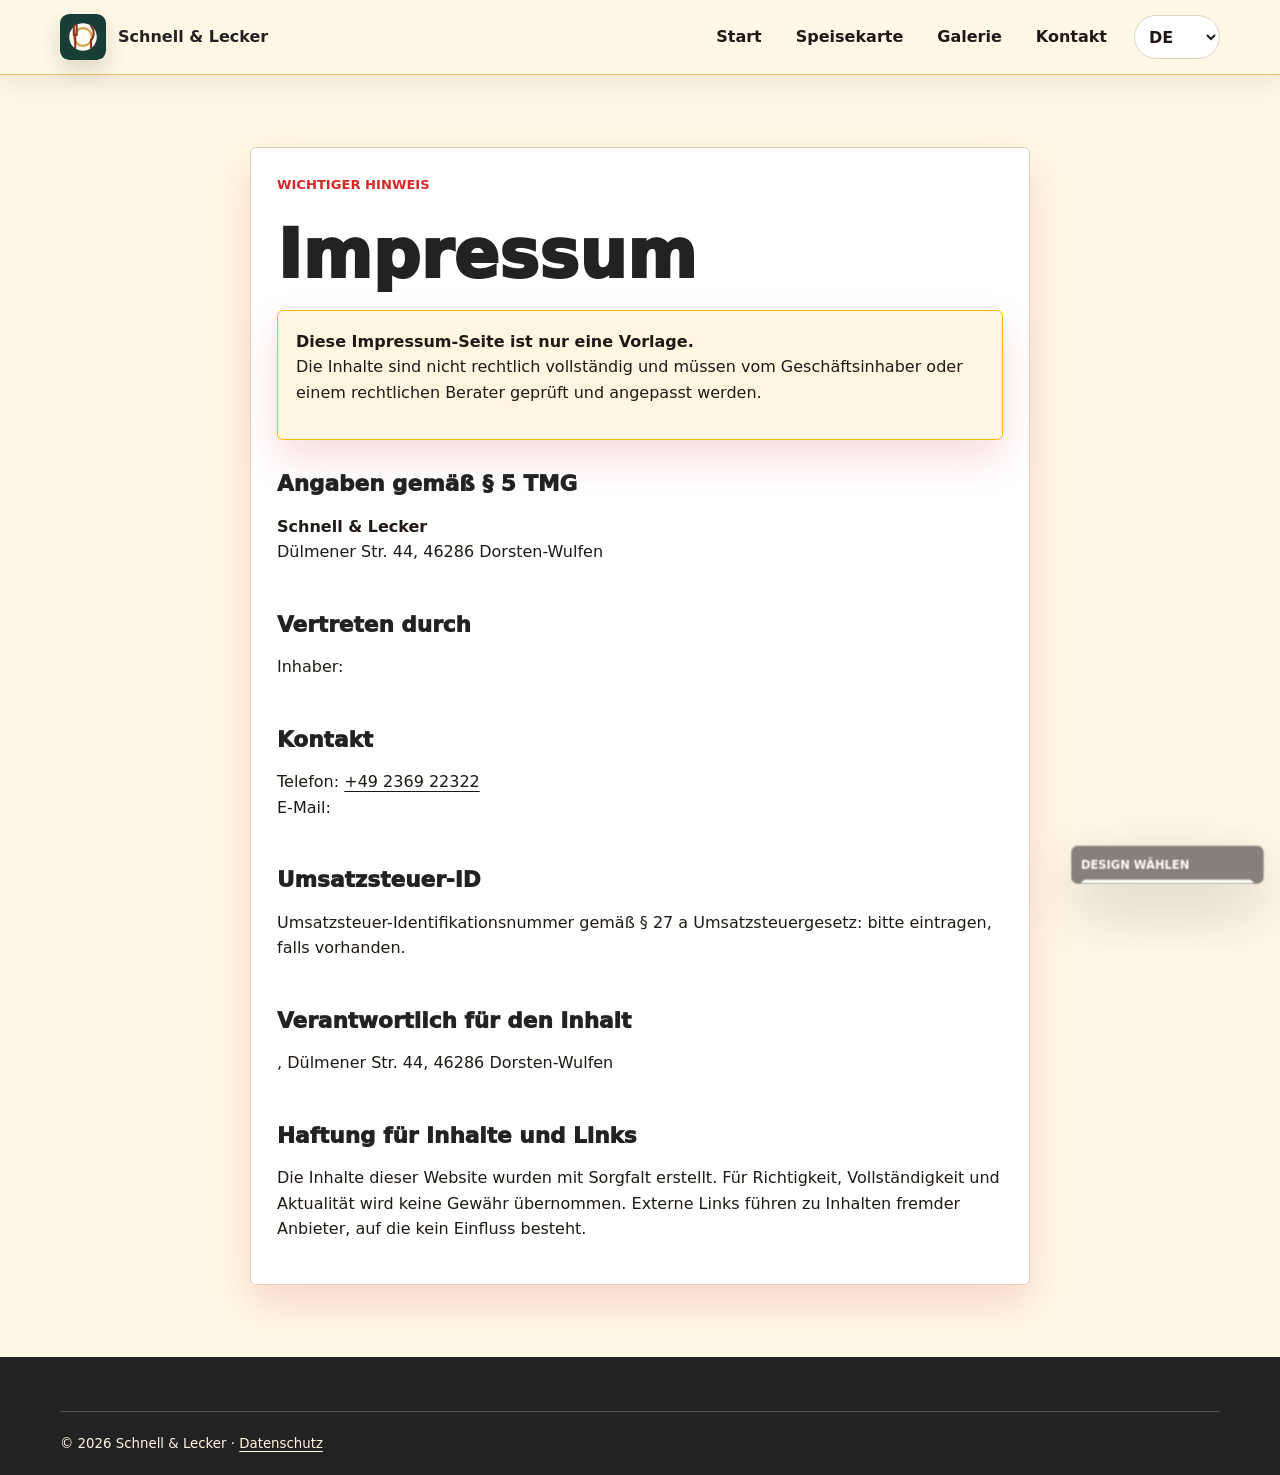
<file: impressum.html>
<!doctype html>
<html lang="de">
  <head>
    <meta charset="utf-8">
    <meta name="viewport" content="width=device-width, initial-scale=1">
    <meta name="description" content="Impressum von Restaurant Musterküche. Vorlage muss rechtlich geprüft werden.">
    <meta name="robots" content="noindex, follow">
    <link rel="canonical" href="https://www.example-restaurant.de/impressum.html">
    <link rel="icon" href="assets/img/favicon.svg" type="image/svg+xml">
    <link rel="stylesheet" href="assets/css/styles.css">
    <title>Impressum | Restaurant Musterküche</title>
  </head>
  <body data-page-title="Impressum">
    <a class="skip-link" href="#main" data-i18n="skipToContent">Zum Inhalt springen</a>
    <header class="site-header">
      <div class="container header-inner">
        <a class="brand" href="index.html" aria-label="Startseite"><img data-logo src="assets/img/logo-placeholder.svg" alt="Restaurant Musterküche Logo" width="44" height="44"><span data-restaurant-name>Restaurant Musterküche</span></a>
        <button class="nav-toggle" type="button" data-menu-toggle aria-controls="site-nav" aria-expanded="false" data-i18n-label="navMenu"><span></span><span></span><span></span></button>
        <nav class="site-nav" id="site-nav" data-site-nav aria-label="Hauptnavigation">
          <a href="index.html" data-i18n="navHome">Start</a>
          <a href="menu.html" data-i18n="navMenu">Speisekarte</a>
          <a href="gallery.html" data-i18n="navGallery">Galerie</a>
          <a href="contact.html" data-i18n="navContact">Kontakt</a>
          <select class="language-switcher" data-language-switcher aria-label="Sprache wählen"><option value="de">DE</option><option value="en">EN</option></select>
        </nav>
      </div>
    </header>
    <main id="main" class="legal-page">
      <section class="section">
        <div class="container narrow legal-content">
          <p class="eyebrow" data-i18n="legalTemplateTitle">Wichtiger Hinweis</p>
          <h1 data-i18n="impressumTitle">Impressum</h1>
          <div class="notice-box">
            <strong>Diese Impressum-Seite ist nur eine Vorlage.</strong>
            <p>Die Inhalte sind nicht rechtlich vollständig und müssen vom Geschäftsinhaber oder einem rechtlichen Berater geprüft und angepasst werden.</p>
          </div>
          <h2>Angaben gemäß § 5 TMG</h2>
          <p><strong data-legal-company-name>Restaurant Musterküche</strong><br><span data-impressum-address>Musterstraße 1, 46282 Dorsten</span></p>
          <h2>Vertreten durch</h2>
          <p>Inhaber: <span data-owner-name>Max Mustermann</span></p>
          <h2>Kontakt</h2>
          <p>Telefon: <a data-phone-link href="tel:+49000000000" data-phone>+49 000 000000</a><br>E-Mail: <a data-email-link href="mailto:info@musterkueche.de" data-email>info@musterkueche.de</a></p>
          <h2>Umsatzsteuer-ID</h2>
          <p>Umsatzsteuer-Identifikationsnummer gemäß § 27 a Umsatzsteuergesetz: <span data-vat-id>bitte eintragen, falls vorhanden</span>.</p>
          <h2>Verantwortlich für den Inhalt</h2>
          <p><span data-owner-name>Max Mustermann</span>, <span data-impressum-address>Musterstraße 1, 46282 Dorsten</span></p>
          <h2>Haftung für Inhalte und Links</h2>
          <p>Die Inhalte dieser Website wurden mit Sorgfalt erstellt. Für Richtigkeit, Vollständigkeit und Aktualität wird keine Gewähr übernommen. Externe Links führen zu Inhalten fremder Anbieter, auf die kein Einfluss besteht.</p>
        </div>
      </section>
    </main>
    <footer class="site-footer footer">
      <div class="container footer-bottom"><small>&copy; <span data-current-year></span> <span data-restaurant-name>Restaurant Musterküche</span> · <a href="datenschutz.html" data-i18n="navPrivacy">Datenschutz</a></small></div>
    </footer>
    <script src="data/site-config.js"></script>
    <script src="assets/js/main.js"></script>
  </body>
</html>
</file>
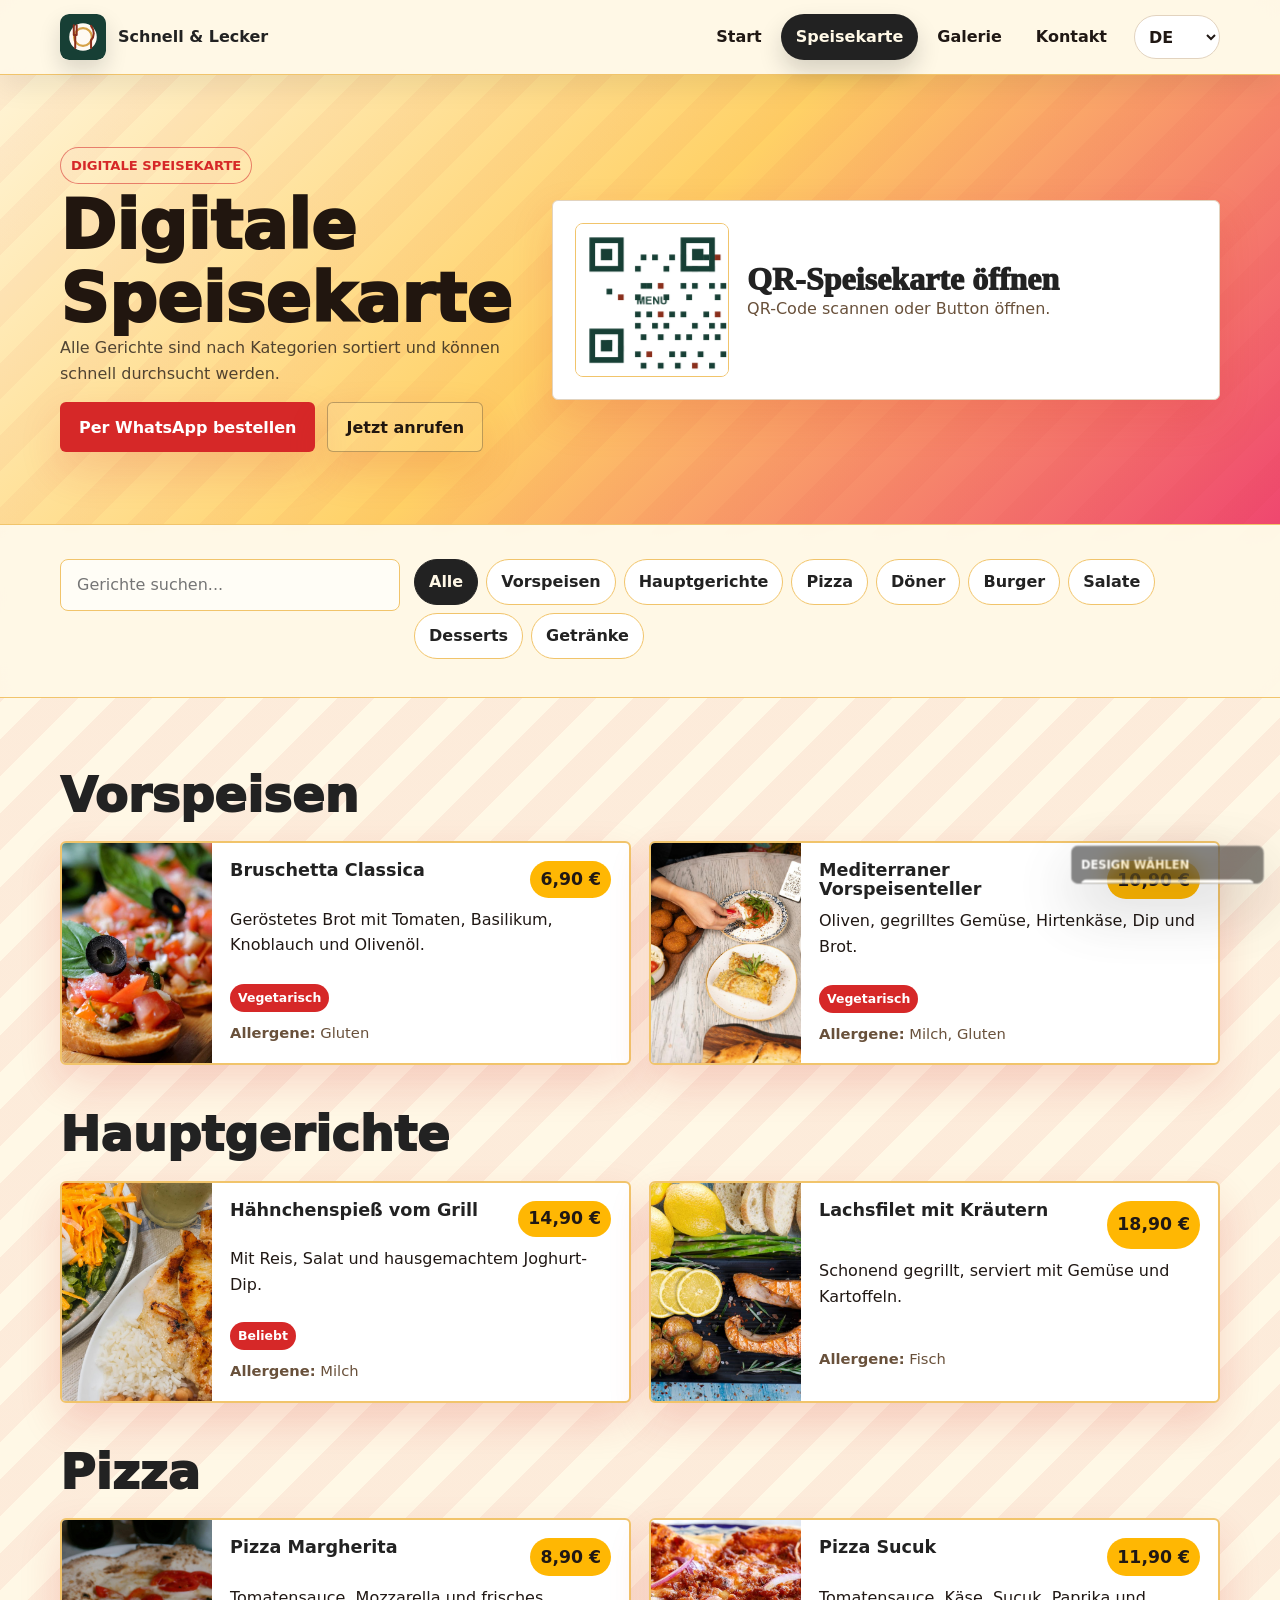
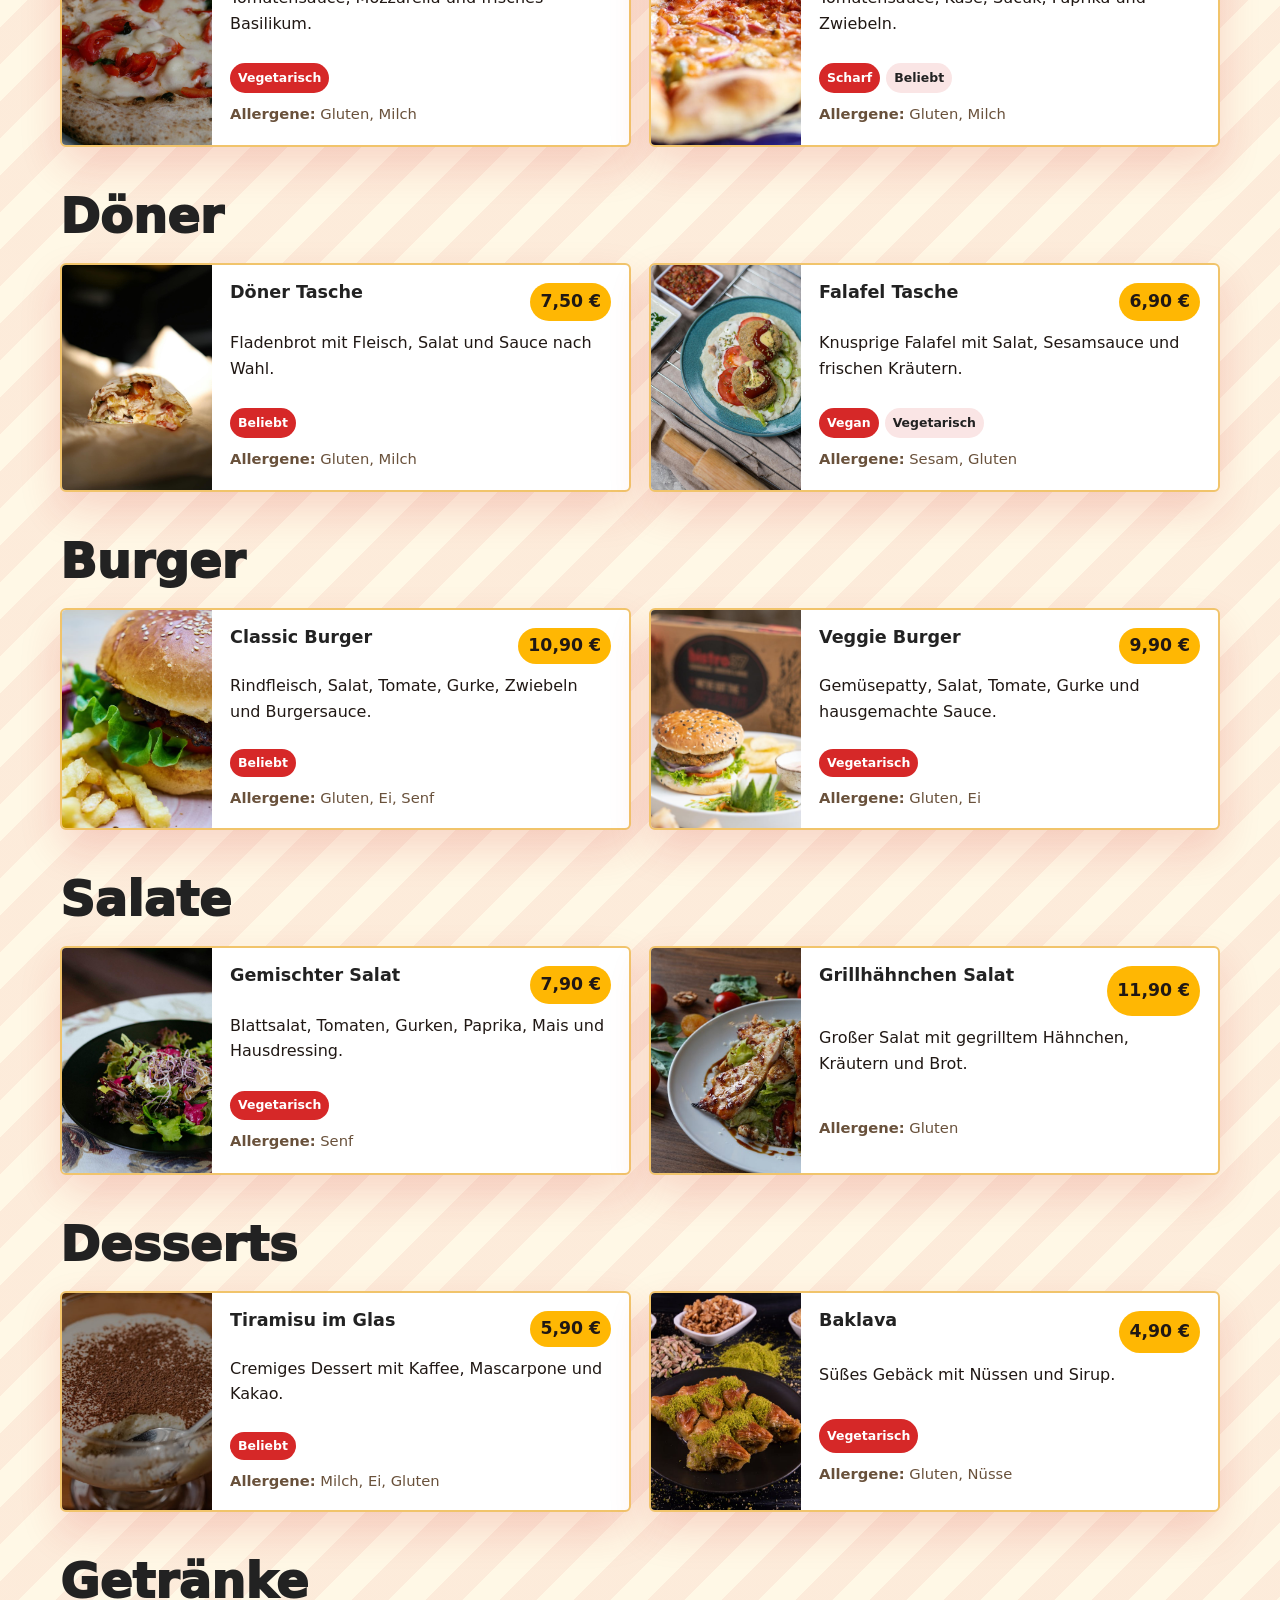
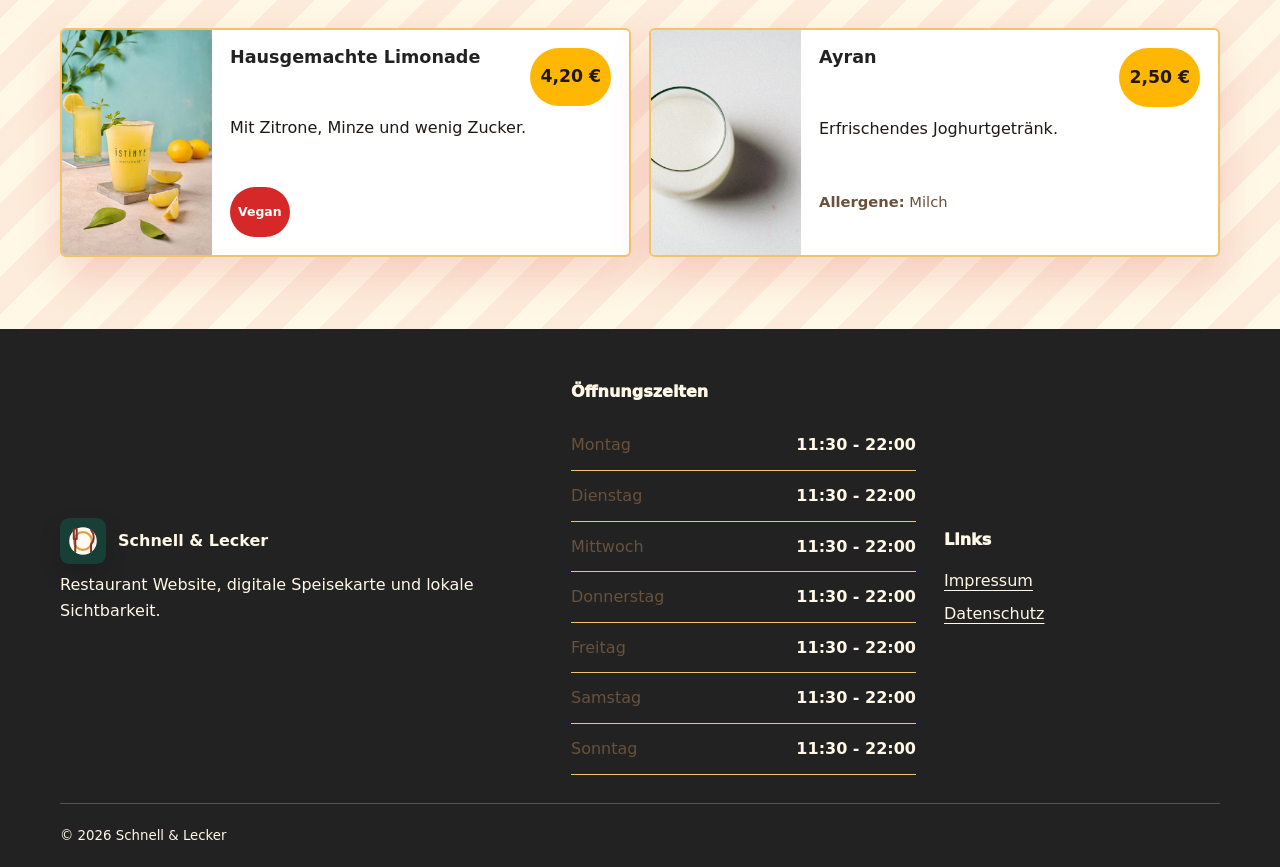
<file: menu.html>
<!doctype html>
<html lang="de">
  <head>
    <meta charset="utf-8">
    <meta name="viewport" content="width=device-width, initial-scale=1">
    <meta name="description" content="Digitale Speisekarte von Restaurant Musterküche in Dorsten. Vorspeisen, Hauptgerichte, Pizza, Döner, Burger, Salate, Desserts und Getränke.">
    <meta name="robots" content="index, follow">
    <meta name="theme-color" content="#8a2f1c">
    <meta property="og:title" content="Speisekarte | Restaurant Musterküche Dorsten">
    <meta property="og:description" content="Digitale Speisekarte mit Kategorien, Suche und Allergenen.">
    <meta property="og:type" content="website">
    <meta property="og:image" content="assets/img/hero-food-order.jpg">
    <meta name="twitter:card" content="summary_large_image">
    <link rel="canonical" href="https://www.example-restaurant.de/menu.html">
    <link rel="icon" href="assets/img/favicon.svg" type="image/svg+xml">
    <link rel="stylesheet" href="assets/css/styles.css">
    <title>Speisekarte | Restaurant Musterküche Dorsten</title>
  </head>
  <body data-page-title="Speisekarte">
    <a class="skip-link" href="#main" data-i18n="skipToContent">Zum Inhalt springen</a>

    <header class="site-header">
      <div class="container header-inner">
        <a class="brand" href="index.html" aria-label="Startseite">
          <img data-logo src="assets/img/logo-placeholder.svg" alt="Restaurant Musterküche Logo" width="44" height="44">
          <span data-restaurant-name>Restaurant Musterküche</span>
        </a>
        <button class="nav-toggle" type="button" data-menu-toggle aria-controls="site-nav" aria-expanded="false" data-i18n-label="navMenu"><span></span><span></span><span></span></button>
        <nav class="site-nav" id="site-nav" data-site-nav aria-label="Hauptnavigation">
          <a href="index.html" data-i18n="navHome">Start</a>
          <a href="menu.html" data-i18n="navMenu">Speisekarte</a>
          <a href="gallery.html" data-i18n="navGallery">Galerie</a>
          <a href="contact.html" data-i18n="navContact">Kontakt</a>
          <select class="language-switcher" data-language-switcher aria-label="Sprache wählen">
            <option value="de">DE</option>
            <option value="en">EN</option>
          </select>
        </nav>
      </div>
    </header>

    <main id="main">
      <section class="page-hero section">
        <div class="container page-hero-grid hero-inner">
          <div>
            <p class="eyebrow" data-i18n="digitalMenuTitle">Digitale Speisekarte</p>
            <h1 data-i18n="menuPageTitle">Digitale Speisekarte</h1>
            <p data-i18n="menuPageText">Alle Gerichte sind nach Kategorien sortiert und können schnell durchsucht werden.</p>
            <div class="action-row">
              <a class="button button-primary" href="#" data-whatsapp-link data-i18n="orderWhatsApp">Per WhatsApp bestellen</a>
              <a class="button button-ghost" href="tel:+49000000000" data-phone-link data-i18n="callNow">Jetzt anrufen</a>
            </div>
          </div>
          <aside class="qr-panel info-card">
            <img src="assets/img/qr-menu-placeholder.png" alt="QR-Code Platzhalter für menu.html" loading="lazy">
            <div>
              <h2 data-i18n="openQrMenu">QR-Speisekarte öffnen</h2>
              <p data-i18n="qrHint">QR-Code scannen oder Button öffnen.</p>
            </div>
          </aside>
        </div>
      </section>

      <section class="section section-compact menu-tools-section">
        <div class="container menu-tools">
          <label class="search-field">
            <span class="sr-only">Gerichte suchen</span>
            <input type="search" data-menu-search data-i18n-placeholder="searchPlaceholder" placeholder="Gerichte suchen...">
          </label>
          <div class="chip-list" data-menu-categories aria-label="Speisekarten-Kategorien"></div>
        </div>
      </section>

      <section class="section">
        <div class="container" data-menu-list></div>
      </section>
    </main>

    <footer class="site-footer footer">
      <div class="container footer-grid">
        <div>
          <a class="brand footer-brand" href="index.html">
            <img data-logo src="assets/img/logo-placeholder.svg" alt="Restaurant Musterküche Logo" width="40" height="40">
            <span data-restaurant-name>Restaurant Musterküche</span>
          </a>
          <p data-i18n="footerText">Restaurant Website, digitale Speisekarte und lokale Sichtbarkeit.</p>
        </div>
        <div>
          <h2 data-i18n="openingHoursTitle">Öffnungszeiten</h2>
          <div data-opening-hours></div>
        </div>
        <div>
          <h2>Links</h2>
          <a href="impressum.html" data-i18n="navImpressum">Impressum</a>
          <a href="datenschutz.html" data-i18n="navPrivacy">Datenschutz</a>
        </div>
      </div>
      <div class="container footer-bottom">
        <small>&copy; <span data-current-year></span> <span data-restaurant-name>Restaurant Musterküche</span></small>
      </div>
    </footer>

    <script src="data/site-config.js"></script>
    <script src="data/menu.js"></script>
    <script src="assets/js/main.js"></script>
    <script src="assets/js/menu.js"></script>
  </body>
</html>
</file>
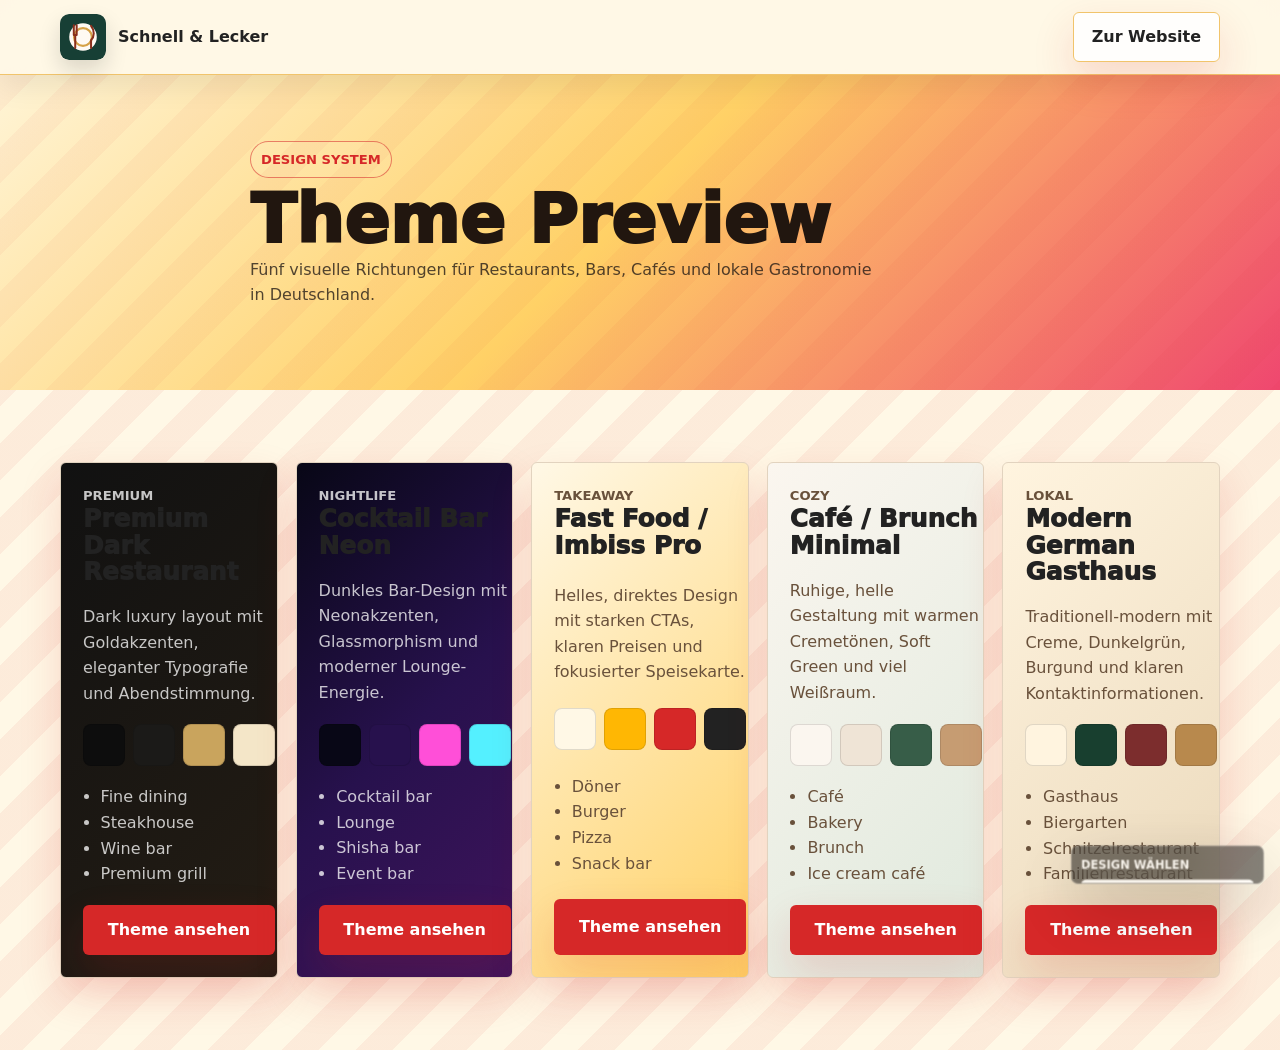
<file: theme-preview.html>
<!doctype html>
<html lang="de">
  <head>
    <meta charset="utf-8">
    <meta name="viewport" content="width=device-width, initial-scale=1">
    <meta name="robots" content="noindex, nofollow">
    <link rel="icon" href="assets/img/favicon.svg" type="image/svg+xml">
    <link rel="stylesheet" href="assets/css/styles.css">
    <title>Theme Preview | Restaurant Template</title>
  </head>
  <body data-page-title="Theme Preview">
    <a class="skip-link" href="#main" data-i18n="skipToContent">Zum Inhalt springen</a>

    <header class="site-header">
      <div class="container header-inner">
        <a class="brand" href="index.html" aria-label="Startseite">
          <img data-logo src="assets/img/logo-placeholder.svg" alt="Restaurant Musterküche Logo" width="44" height="44">
          <span data-restaurant-name>Restaurant Musterküche</span>
        </a>
        <a class="button button-ghost" href="index.html">Zur Website</a>
      </div>
    </header>

    <main id="main">
      <section class="page-hero theme-preview-hero">
        <div class="container narrow">
          <p class="eyebrow">Design System</p>
          <h1>Theme Preview</h1>
          <p>Fünf visuelle Richtungen für Restaurants, Bars, Cafés und lokale Gastronomie in Deutschland.</p>
        </div>
      </section>

      <section class="section">
        <div class="container theme-preview-grid">
          <article class="theme-card theme-card-premium-dark">
            <div>
              <p class="eyebrow">Premium</p>
              <h2>Premium Dark Restaurant</h2>
            </div>
            <p>Dark luxury layout mit Goldakzenten, eleganter Typografie und Abendstimmung.</p>
            <div class="palette" aria-label="Farbpalette Premium Dark">
              <span style="background:#0d0d0d"></span>
              <span style="background:#1b1a18"></span>
              <span style="background:#c9a45d"></span>
              <span style="background:#f4e6c8"></span>
            </div>
            <ul>
              <li>Fine dining</li>
              <li>Steakhouse</li>
              <li>Wine bar</li>
              <li>Premium grill</li>
            </ul>
            <a class="button button-primary" href="index.html?theme=premium-dark">Theme ansehen</a>
          </article>

          <article class="theme-card theme-card-cocktail-neon">
            <div>
              <p class="eyebrow">Nightlife</p>
              <h2>Cocktail Bar Neon</h2>
            </div>
            <p>Dunkles Bar-Design mit Neonakzenten, Glassmorphism und moderner Lounge-Energie.</p>
            <div class="palette" aria-label="Farbpalette Cocktail Neon">
              <span style="background:#080716"></span>
              <span style="background:#27114d"></span>
              <span style="background:#ff4fd8"></span>
              <span style="background:#54f0ff"></span>
            </div>
            <ul>
              <li>Cocktail bar</li>
              <li>Lounge</li>
              <li>Shisha bar</li>
              <li>Event bar</li>
            </ul>
            <a class="button button-primary" href="index.html?theme=cocktail-neon">Theme ansehen</a>
          </article>

          <article class="theme-card theme-card-imbiss-pro">
            <div>
              <p class="eyebrow">Takeaway</p>
              <h2>Fast Food / Imbiss Pro</h2>
            </div>
            <p>Helles, direktes Design mit starken CTAs, klaren Preisen und fokusierter Speisekarte.</p>
            <div class="palette" aria-label="Farbpalette Imbiss Pro">
              <span style="background:#fff8e6"></span>
              <span style="background:#ffb703"></span>
              <span style="background:#d62828"></span>
              <span style="background:#222222"></span>
            </div>
            <ul>
              <li>Döner</li>
              <li>Burger</li>
              <li>Pizza</li>
              <li>Snack bar</li>
            </ul>
            <a class="button button-primary" href="index.html?theme=imbiss-pro">Theme ansehen</a>
          </article>

          <article class="theme-card theme-card-cafe-minimal">
            <div>
              <p class="eyebrow">Cozy</p>
              <h2>Café / Brunch Minimal</h2>
            </div>
            <p>Ruhige, helle Gestaltung mit warmen Cremetönen, Soft Green und viel Weißraum.</p>
            <div class="palette" aria-label="Farbpalette Cafe Minimal">
              <span style="background:#fbf6ef"></span>
              <span style="background:#efe4d6"></span>
              <span style="background:#375d48"></span>
              <span style="background:#c69c72"></span>
            </div>
            <ul>
              <li>Café</li>
              <li>Bakery</li>
              <li>Brunch</li>
              <li>Ice cream café</li>
            </ul>
            <a class="button button-primary" href="index.html?theme=cafe-minimal">Theme ansehen</a>
          </article>

          <article class="theme-card theme-card-german-gasthaus">
            <div>
              <p class="eyebrow">Lokal</p>
              <h2>Modern German Gasthaus</h2>
            </div>
            <p>Traditionell-modern mit Creme, Dunkelgrün, Burgund und klaren Kontaktinformationen.</p>
            <div class="palette" aria-label="Farbpalette German Gasthaus">
              <span style="background:#fff4df"></span>
              <span style="background:#183f2f"></span>
              <span style="background:#7c2d2d"></span>
              <span style="background:#b8894d"></span>
            </div>
            <ul>
              <li>Gasthaus</li>
              <li>Biergarten</li>
              <li>Schnitzelrestaurant</li>
              <li>Familienrestaurant</li>
            </ul>
            <a class="button button-primary" href="index.html?theme=german-gasthaus">Theme ansehen</a>
          </article>
        </div>
      </section>
    </main>

    <script src="data/site-config.js"></script>
    <script src="assets/js/main.js"></script>
  </body>
</html>
</file>
<file: assets/css/styles.css>
:root {
  --color-primary: #8a2f1c;
  --color-secondary: #173f35;
  --color-accent: #d6a247;
  --color-text: #241f1c;
  --color-bg: #fffaf3;
  --color-muted: #f4eadc;
  --color-border: #e2d3bf;
  --radius: 8px;
  --shadow: 0 18px 44px rgba(28, 23, 20, 0.12);
  --container: 1160px;
  --header-height: 74px;
  --font-body: Inter, ui-sans-serif, system-ui, -apple-system, BlinkMacSystemFont, "Segoe UI", sans-serif;
  --font-display: Georgia, "Times New Roman", serif;
  --color-surface: #fffdf8;
  --color-surface-strong: #ffffff;
  --color-soft-text: #675d52;
  --hero-bg: linear-gradient(135deg, #173f35, #8a2f1c);
  --hero-text: #fffaf3;
  --hero-muted: rgba(255, 250, 243, 0.82);
  --hero-accent: #d6a247;
  --nav-bg: rgba(255, 253, 248, 0.92);
  --button-radius: 8px;
  --card-radius: 8px;
  --card-border: 1px solid var(--color-border);
  --image-treatment: none;
  --section-pattern: none;
  --glow: none;
}

body.theme-premium-dark {
  --color-primary: #c9a45d;
  --color-secondary: #f4e6c8;
  --color-accent: #d6b66c;
  --color-text: #f3efe7;
  --color-bg: #0d0d0d;
  --color-muted: #171717;
  --color-border: rgba(214, 182, 108, 0.24);
  --color-surface: #151515;
  --color-surface-strong: #1b1a18;
  --color-soft-text: #b9ad98;
  --hero-bg: linear-gradient(120deg, rgba(13, 13, 13, 0.98), rgba(24, 22, 19, 0.96) 54%, rgba(87, 45, 22, 0.82));
  --hero-text: #fff7e8;
  --hero-muted: rgba(255, 247, 232, 0.76);
  --hero-accent: #d6b66c;
  --nav-bg: rgba(13, 13, 13, 0.86);
  --shadow: 0 28px 70px rgba(0, 0, 0, 0.34);
  --button-radius: 2px;
  --card-radius: 4px;
  --section-pattern: radial-gradient(circle at 78% 0%, rgba(214, 182, 108, 0.12), transparent 32%);
}

body.theme-cocktail-neon {
  --color-primary: #ff4fd8;
  --color-secondary: #b8f7ff;
  --color-accent: #8b5cf6;
  --color-text: #f6f2ff;
  --color-bg: #080716;
  --color-muted: #101026;
  --color-border: rgba(184, 247, 255, 0.22);
  --color-surface: rgba(18, 17, 42, 0.78);
  --color-surface-strong: rgba(27, 24, 58, 0.86);
  --color-soft-text: #c7bdd9;
  --hero-bg: linear-gradient(135deg, #080716 0%, #1b1242 42%, #3b145b 72%, #071b35 100%);
  --hero-text: #fff7ff;
  --hero-muted: rgba(246, 242, 255, 0.8);
  --hero-accent: #54f0ff;
  --nav-bg: rgba(8, 7, 22, 0.82);
  --shadow: 0 24px 70px rgba(255, 79, 216, 0.16);
  --button-radius: 8px;
  --card-radius: 8px;
  --section-pattern:
    linear-gradient(90deg, rgba(84, 240, 255, 0.08) 1px, transparent 1px),
    linear-gradient(0deg, rgba(255, 79, 216, 0.07) 1px, transparent 1px);
  --glow: 0 0 28px rgba(255, 79, 216, 0.22);
}

body.theme-imbiss-pro {
  --color-primary: #d62828;
  --color-secondary: #222222;
  --color-accent: #ffb703;
  --color-text: #201814;
  --color-bg: #fff8e6;
  --color-muted: #ffe7b5;
  --color-border: #f1c46b;
  --color-surface: #ffffff;
  --color-surface-strong: #fffdf6;
  --color-soft-text: #69513b;
  --hero-bg: linear-gradient(135deg, #fff4d6 0%, #ffd166 48%, #ef476f 100%);
  --hero-text: #21160f;
  --hero-muted: rgba(32, 24, 20, 0.78);
  --hero-accent: #d62828;
  --nav-bg: rgba(255, 248, 230, 0.95);
  --shadow: 0 18px 42px rgba(214, 40, 40, 0.16);
  --button-radius: 6px;
  --card-radius: 6px;
  --section-pattern: linear-gradient(135deg, rgba(214, 40, 40, 0.06) 25%, transparent 25%, transparent 50%, rgba(214, 40, 40, 0.06) 50%, rgba(214, 40, 40, 0.06) 75%, transparent 75%);
}

body.theme-cafe-minimal {
  --color-primary: #7a5c45;
  --color-secondary: #375d48;
  --color-accent: #c69c72;
  --color-text: #29231e;
  --color-bg: #fbf6ef;
  --color-muted: #efe4d6;
  --color-border: #e3d5c3;
  --color-surface: #fffdf9;
  --color-surface-strong: #ffffff;
  --color-soft-text: #71675c;
  --hero-bg: linear-gradient(135deg, #fbf6ef 0%, #efe4d6 52%, #dfe9dd 100%);
  --hero-text: #2b251f;
  --hero-muted: rgba(41, 35, 30, 0.72);
  --hero-accent: #375d48;
  --nav-bg: rgba(251, 246, 239, 0.94);
  --shadow: 0 20px 48px rgba(80, 63, 49, 0.12);
  --button-radius: 8px;
  --card-radius: 8px;
  --section-pattern: linear-gradient(90deg, rgba(55, 93, 72, 0.035) 1px, transparent 1px);
}

body.theme-german-gasthaus {
  --color-primary: #7c2d2d;
  --color-secondary: #183f2f;
  --color-accent: #b8894d;
  --color-text: #2d241c;
  --color-bg: #fff4df;
  --color-muted: #ead8ba;
  --color-border: #d2b384;
  --color-surface: #fff9eb;
  --color-surface-strong: #fffdf5;
  --color-soft-text: #675744;
  --hero-bg: linear-gradient(135deg, #183f2f 0%, #284a32 46%, #7c2d2d 100%);
  --hero-text: #fff4df;
  --hero-muted: rgba(255, 244, 223, 0.82);
  --hero-accent: #e1b66d;
  --nav-bg: rgba(255, 244, 223, 0.94);
  --shadow: 0 18px 48px rgba(71, 42, 22, 0.16);
  --button-radius: 4px;
  --card-radius: 6px;
  --section-pattern: linear-gradient(90deg, rgba(92, 58, 30, 0.055) 1px, transparent 1px);
}

* {
  box-sizing: border-box;
}

html {
  scroll-behavior: smooth;
}

body {
  margin: 0;
  background: var(--section-pattern), var(--color-bg);
  background-size: 74px 74px, auto;
  color: var(--color-text);
  font-family: var(--font-body);
  line-height: 1.6;
  overflow-x: clip;
  text-rendering: optimizeLegibility;
}

body.nav-open {
  overflow: hidden;
}

img,
svg {
  display: block;
  max-width: 100%;
}

a {
  color: inherit;
  text-decoration-thickness: 0.08em;
  text-underline-offset: 0.22em;
}

a:hover {
  color: var(--color-primary);
}

button,
input,
select,
textarea {
  font: inherit;
}

button,
select {
  cursor: pointer;
}

:focus-visible {
  outline: 3px solid var(--color-accent);
  outline-offset: 3px;
}

.container {
  width: min(calc(100% - 32px), var(--container));
  margin-inline: auto;
}

.narrow {
  width: min(calc(100% - 32px), 780px);
}

.section {
  padding-block: 72px;
}

.section-compact {
  padding-block: 34px;
}

.section-muted {
  background: color-mix(in srgb, var(--color-muted) 72%, transparent);
  border-block: 1px solid color-mix(in srgb, var(--color-border) 72%, transparent);
}

.skip-link {
  position: fixed;
  top: 12px;
  left: 12px;
  z-index: 999;
  transform: translateY(-150%);
  background: var(--color-secondary);
  color: var(--color-bg);
  padding: 10px 14px;
  border-radius: var(--radius);
}

.skip-link:focus {
  transform: translateY(0);
}

.site-header {
  position: sticky;
  top: 0;
  z-index: 50;
  min-height: var(--header-height);
  background: var(--nav-bg);
  border-bottom: 1px solid var(--color-border);
  box-shadow: 0 10px 30px rgba(0, 0, 0, 0.08);
  backdrop-filter: blur(18px);
}

.header-inner {
  min-width: 0;
  min-height: var(--header-height);
  display: flex;
  align-items: center;
  justify-content: space-between;
  gap: 20px;
}

.brand {
  display: inline-flex;
  align-items: center;
  min-width: 0;
  flex: 0 1 auto;
  gap: 12px;
  color: var(--color-secondary);
  font-weight: 850;
  text-decoration: none;
}

.brand img {
  flex: 0 0 46px;
  width: 46px;
  height: 46px;
  object-fit: contain;
  border-radius: var(--radius);
  box-shadow: 0 10px 22px rgba(0, 0, 0, 0.14);
}

.brand span {
  display: block;
  max-width: 190px;
  line-height: 1.12;
  overflow-wrap: anywhere;
}

.nav-toggle {
  width: 48px;
  height: 48px;
  display: inline-grid;
  place-content: center;
  gap: 5px;
  border: var(--card-border);
  border-radius: var(--radius);
  background: var(--color-surface);
  box-shadow: var(--shadow);
}

.nav-toggle span {
  width: 20px;
  height: 2px;
  background: var(--color-secondary);
  border-radius: 999px;
}

.site-nav {
  position: fixed;
  inset: var(--header-height) 0 auto 0;
  display: none;
  min-height: calc(100vh - var(--header-height));
  padding: 24px;
  background: var(--nav-bg);
  border-bottom: 1px solid var(--color-border);
}

.site-nav.is-open {
  display: grid;
  align-content: start;
  gap: 8px;
}

.site-nav a,
.language-switcher {
  min-height: 44px;
  display: inline-flex;
  align-items: center;
  border-radius: 999px;
  color: var(--color-text);
  font-weight: 800;
  text-decoration: none;
}

.site-nav a {
  padding: 10px 15px;
  transition: background 160ms ease, color 160ms ease, transform 160ms ease, box-shadow 160ms ease;
}

.site-nav a:hover {
  background: color-mix(in srgb, var(--color-primary) 12%, transparent);
  color: var(--color-secondary);
  transform: translateY(-1px);
}

.site-nav a[aria-current="page"] {
  background: var(--color-secondary);
  color: var(--color-bg);
  box-shadow: 0 12px 24px rgba(0, 0, 0, 0.16);
}

.language-switcher {
  width: 86px;
  margin-top: 8px;
  padding-inline: 10px;
  border: var(--card-border);
  background: var(--color-surface);
}

.hero,
.page-hero {
  position: relative;
  overflow: hidden;
  background: var(--hero-bg);
  color: var(--hero-text);
  isolation: isolate;
}

.hero {
  padding-block: 54px 48px;
}

.hero::before,
.page-hero::before {
  content: "";
  position: absolute;
  inset: 0;
  z-index: -1;
  background: var(--section-pattern);
  background-size: 72px 72px;
  opacity: 0.72;
}

.hero-grid,
.page-hero-grid,
.two-column,
.info-layout,
.contact-grid,
.footer-grid {
  display: grid;
  gap: 28px;
}

.hero-content {
  display: grid;
  align-content: center;
  gap: 20px;
  min-width: 0;
}

.eyebrow {
  margin: 0 0 6px;
  color: var(--color-primary);
  font-size: 0.82rem;
  font-weight: 900;
  letter-spacing: 0;
  text-transform: uppercase;
}

.hero .eyebrow,
.page-hero .eyebrow {
  width: fit-content;
  max-width: 100%;
  padding: 7px 10px;
  border: 1px solid color-mix(in srgb, var(--hero-accent) 55%, transparent);
  border-radius: 999px;
  background: rgba(255, 255, 255, 0.08);
  color: var(--hero-accent);
}

h1,
h2,
h3 {
  margin: 0;
  color: var(--color-secondary);
  line-height: 1.08;
  letter-spacing: 0;
}

h1,
h2 {
  font-family: var(--font-display);
  font-weight: 760;
}

h1 {
  font-size: 2.75rem;
}

h2 {
  font-size: 2rem;
}

h3 {
  font-size: 1.1rem;
}

p {
  margin: 0 0 1rem;
}

.hero h1,
.hero h2,
.page-hero h1,
.page-hero h2 {
  color: var(--hero-text);
}

.hero h1 {
  max-width: 12ch;
  overflow-wrap: break-word;
  text-wrap: balance;
}

.hero p:not(.eyebrow),
.page-hero p:not(.eyebrow) {
  color: var(--hero-muted);
  max-width: 62ch;
}

.hero-slogan {
  color: var(--hero-accent);
  font-weight: 900;
  font-size: 1.2rem;
}

.action-row {
  display: flex;
  flex-wrap: wrap;
  gap: 12px;
  margin-top: 8px;
}

.button {
  min-height: 50px;
  display: inline-flex;
  align-items: center;
  justify-content: center;
  gap: 8px;
  padding: 12px 18px;
  border: 1px solid transparent;
  border-radius: var(--button-radius);
  font-weight: 900;
  line-height: 1.1;
  text-align: center;
  text-decoration: none;
  box-shadow: var(--shadow);
  transition: transform 160ms ease, box-shadow 160ms ease, background 160ms ease, border-color 160ms ease;
}

.button:hover {
  transform: translateY(-1px);
}

.button-primary {
  background: var(--color-primary);
  color: #fff;
}

.button-primary:hover,
.button-secondary:hover {
  color: #fff;
}

.button-secondary {
  background: var(--color-secondary);
  color: var(--color-bg);
}

.button-ghost {
  border-color: var(--color-border);
  background: color-mix(in srgb, var(--color-surface) 88%, transparent);
  color: var(--color-secondary);
}

.hero .button-ghost,
.page-hero .button-ghost {
  border-color: color-mix(in srgb, var(--hero-text) 30%, transparent);
  background: rgba(255, 255, 255, 0.1);
  color: var(--hero-text);
}

.hero-media {
  position: relative;
  min-height: 320px;
  overflow: hidden;
  border-radius: var(--card-radius);
  border: 1px solid color-mix(in srgb, var(--hero-text) 18%, transparent);
  background: var(--hero-media-bg, linear-gradient(135deg, var(--color-muted), var(--color-surface)));
  box-shadow: var(--shadow);
}

.hero-media img {
  position: relative;
  z-index: 1;
  width: 100%;
  height: 100%;
  min-height: 320px;
  object-fit: cover;
  filter: var(--image-treatment);
}

.hero-media img.is-broken {
  opacity: 0 !important;
}

.hero-media img.is-theme-placeholder {
  opacity: 0 !important;
}

.special-band {
  position: relative;
  display: grid;
  gap: 18px;
  align-items: center;
  overflow: hidden;
  padding: 24px;
  border: var(--card-border);
  border-radius: var(--card-radius);
  background: var(--color-surface);
  box-shadow: var(--shadow);
}

.special-band::before {
  content: "";
  position: absolute;
  inset: 0 auto 0 0;
  width: 6px;
  background: var(--color-accent);
}

.special-band strong {
  color: var(--color-primary);
  font-size: 2rem;
  line-height: 1;
}

.qr-panel,
.hours-card,
.review-card,
.menu-item,
.notice-box,
.contact-form,
.contact-aside,
.legal-content {
  border: var(--card-border);
  border-radius: var(--card-radius);
  background: var(--color-surface);
  box-shadow: var(--shadow);
}

.qr-panel {
  display: grid;
  gap: 18px;
  align-items: center;
  padding: 22px;
}

.qr-panel img {
  width: 154px;
  aspect-ratio: 1;
  object-fit: contain;
  border: 1px solid var(--color-border);
  border-radius: var(--radius);
  background: #fff;
}

.page-hero .qr-panel h2,
.page-hero .qr-panel h3 {
  color: var(--color-secondary);
  font-family: var(--font-display);
  font-size: 2rem;
}

.page-hero .qr-panel p,
.page-hero .qr-panel small {
  color: var(--color-soft-text);
}

.section-heading {
  margin-bottom: 28px;
}

.section-heading p {
  max-width: 620px;
}

.center-actions {
  display: grid;
  justify-items: center;
  gap: 18px;
}

.preview-grid {
  margin-bottom: 28px;
}

.info-layout {
  align-items: start;
}

.info-list,
.hours-card {
  display: grid;
  gap: 12px;
}

.info-list {
  margin-top: 22px;
}

.info-row,
.hours-row {
  display: flex;
  align-items: baseline;
  justify-content: space-between;
  gap: 16px;
  padding-block: 12px;
  border-bottom: 1px solid var(--color-border);
}

.info-row span,
.hours-row span {
  color: var(--color-soft-text);
}

.info-row strong,
.hours-row strong {
  text-align: right;
}

.hours-card,
.review-card,
.contact-form,
.contact-aside {
  padding: 24px;
}

.hours-card h2,
.hours-card h3 {
  margin-bottom: 8px;
}

.reviews-grid {
  display: grid;
  gap: 18px;
}

.google-review-panel {
  display: grid;
  grid-template-columns: minmax(0, 1fr) auto auto;
  align-items: center;
  gap: clamp(16px, 3vw, 28px);
  margin-bottom: 22px;
}

.google-review-panel[hidden] {
  display: none;
}

.google-review-score {
  display: grid;
  min-width: 128px;
  padding: 14px 16px;
  border: 1px solid color-mix(in srgb, var(--color-accent) 45%, transparent);
  border-radius: var(--radius);
  background: color-mix(in srgb, var(--color-accent) 13%, var(--color-surface));
  text-align: center;
}

.google-review-score strong {
  color: var(--color-primary);
  font-size: clamp(2rem, 4vw, 3rem);
  line-height: 1;
}

.google-review-score span,
.review-meta {
  color: var(--color-soft-text);
  font-size: 0.86rem;
  font-weight: 800;
}

.review-meta {
  display: flex;
  flex-wrap: wrap;
  gap: 8px;
  margin-bottom: 8px;
}

.review-meta span {
  color: var(--color-primary);
}

.stars {
  color: var(--color-accent);
  font-size: 1.1rem;
}

.menu-tools-section {
  position: sticky;
  top: var(--header-height);
  z-index: 20;
  background: var(--nav-bg);
  border-block: 1px solid var(--color-border);
  backdrop-filter: blur(16px);
}

.menu-tools {
  display: grid;
  gap: 14px;
}

.search-field input,
.contact-form input,
.contact-form textarea {
  width: 100%;
  min-height: 48px;
  border: 1px solid var(--color-border);
  border-radius: var(--radius);
  background: var(--color-surface-strong);
  color: var(--color-text);
}

.search-field input {
  padding: 12px 16px;
}

.chip-list {
  display: flex;
  min-width: 0;
  flex-wrap: wrap;
  gap: 8px;
  overflow-x: visible;
  padding-bottom: 4px;
}

.chip {
  min-height: 42px;
  flex: 0 0 auto;
  padding: 9px 14px;
  border: 1px solid var(--color-border);
  border-radius: 999px;
  background: var(--color-surface);
  color: var(--color-secondary);
  font-weight: 900;
  transition: background 160ms ease, color 160ms ease, transform 160ms ease, border-color 160ms ease;
}

.chip:hover {
  transform: translateY(-1px);
  border-color: var(--color-primary);
}

.chip.is-active {
  border-color: var(--color-secondary);
  background: var(--color-secondary);
  color: var(--color-bg);
}

.menu-category + .menu-category {
  margin-top: 44px;
}

.menu-category h2 {
  margin-bottom: 20px;
}

.menu-grid {
  display: grid;
  gap: 18px;
}

.menu-item {
  display: grid;
  overflow: hidden;
  transition: transform 180ms ease, box-shadow 180ms ease, border-color 180ms ease;
}

.menu-item:hover {
  transform: translateY(-3px);
  border-color: var(--color-primary);
}

.menu-item.is-unavailable {
  opacity: 0.62;
}

.menu-item-image {
  overflow: hidden;
  background: var(--color-muted);
}

.menu-item-image img,
.menu-image-placeholder {
  width: 100%;
  aspect-ratio: 4 / 3;
  object-fit: cover;
  transition: transform 240ms ease;
}

.menu-item:hover .menu-item-image img {
  transform: scale(1.04);
}

.menu-item-body {
  display: grid;
  gap: 9px;
  padding: 18px;
}

.menu-item-heading {
  display: flex;
  justify-content: space-between;
  gap: 12px;
}

.menu-item-heading strong {
  flex: 0 0 auto;
  color: var(--color-primary);
  font-size: 1.08rem;
}

.tag-list {
  display: flex;
  flex-wrap: wrap;
  gap: 6px;
}

.tag {
  display: inline-flex;
  align-items: center;
  min-height: 28px;
  padding: 4px 8px;
  border-radius: 999px;
  background: color-mix(in srgb, var(--color-primary) 12%, transparent);
  color: var(--color-secondary);
  font-size: 0.78rem;
  font-weight: 900;
}

.allergens,
.unavailable,
.form-hint {
  margin: 0;
  color: var(--color-soft-text);
  font-size: 0.92rem;
}

.empty-state {
  padding: 24px;
  border: 1px dashed var(--color-border);
  border-radius: var(--radius);
  text-align: center;
}

.gallery-grid {
  display: grid;
  gap: 18px;
}

.gallery-item {
  margin: 0;
  overflow: hidden;
  border: var(--card-border);
  border-radius: var(--card-radius);
  background: var(--color-surface);
  box-shadow: var(--shadow);
  transition: transform 180ms ease, box-shadow 180ms ease;
}

.gallery-item:hover {
  transform: translateY(-3px);
}

.gallery-item img {
  display: block;
  width: 100%;
  aspect-ratio: 4 / 3;
  background: var(--color-muted);
  object-fit: cover;
  transition: transform 260ms ease;
}

.gallery-item:hover img {
  transform: scale(1.04);
}

.gallery-item figcaption {
  padding: 12px 14px;
  font-weight: 800;
}

.contact-grid {
  align-items: start;
}

.contact-form {
  display: grid;
  gap: 16px;
}

.contact-form label {
  display: grid;
  gap: 7px;
  color: var(--color-secondary);
  font-weight: 850;
}

.contact-form input,
.contact-form textarea {
  padding: 12px 15px;
}

.contact-form textarea {
  resize: vertical;
}

.field-grid {
  display: grid;
  gap: 16px;
}

.checkbox-row {
  grid-template-columns: 20px 1fr;
  align-items: start;
  color: var(--color-text);
  font-weight: 600;
}

.checkbox-row input {
  width: 18px;
  min-height: 18px;
  margin-top: 4px;
}

.map-frame {
  min-height: 320px;
  overflow: hidden;
  border: var(--card-border);
  border-radius: var(--card-radius);
  background: var(--color-muted);
  box-shadow: var(--shadow);
}

.map-frame iframe {
  width: 100%;
  height: 100%;
  min-height: 320px;
  border: 0;
}

.map-wide,
.map-wide iframe {
  min-height: 420px;
}

.legal-page {
  background: var(--color-bg);
}

.legal-content {
  display: grid;
  gap: 18px;
  padding: 26px;
}

.legal-content h2 {
  margin-top: 14px;
  font-family: var(--font-body);
  font-size: 1.35rem;
}

.notice-box {
  padding: 18px;
  border-color: var(--color-accent);
  background: color-mix(in srgb, var(--color-accent) 12%, var(--color-surface));
}

.not-found {
  min-height: 100vh;
  display: grid;
  place-items: center;
  text-align: center;
}

.site-footer {
  background: var(--color-secondary);
  color: var(--color-bg);
  padding-block: 54px 20px;
}

.site-footer a {
  color: var(--color-bg);
}

.site-footer h2 {
  color: var(--color-bg);
  font-family: var(--font-body);
  font-size: 1rem;
  margin-bottom: 12px;
}

.footer-grid {
  padding-bottom: 28px;
}

.footer-grid > div {
  display: grid;
  align-content: start;
  gap: 8px;
}

.footer-brand {
  color: var(--color-bg);
}

.footer-bottom {
  padding-top: 18px;
  border-top: 1px solid color-mix(in srgb, var(--color-bg) 22%, transparent);
}

.social-links {
  display: flex;
  flex-wrap: wrap;
  gap: 10px;
  margin-top: 8px;
  text-transform: capitalize;
}

.theme-switcher {
  position: fixed;
  right: 16px;
  bottom: 16px;
  z-index: 80;
  display: grid;
  gap: 8px;
  width: min(210px, calc(100vw - 32px));
  max-height: 42px;
  padding: 10px;
  border: 1px solid rgba(255, 255, 255, 0.22);
  border-radius: 8px;
  background: rgba(18, 18, 18, 0.72);
  color: #fff;
  box-shadow: 0 24px 70px rgba(0, 0, 0, 0.28);
  backdrop-filter: blur(14px);
  opacity: 0.72;
  overflow: hidden;
  transform: scale(0.92);
  transform-origin: right bottom;
  transition: opacity 160ms ease, transform 160ms ease, max-height 160ms ease;
}

.theme-switcher:hover,
.theme-switcher:focus-within {
  max-height: 150px;
  opacity: 1;
  transform: none;
}

.theme-switcher label {
  display: grid;
  gap: 6px;
  font-size: 0.78rem;
  font-weight: 800;
  text-transform: uppercase;
}

.theme-switcher select {
  min-height: 40px;
  border: 1px solid rgba(255, 255, 255, 0.2);
  border-radius: 6px;
  background: #fff;
  color: #111;
}

.theme-switcher a {
  color: #fff;
  font-size: 0.88rem;
  font-weight: 800;
}

.theme-link-short {
  display: none;
}

.mobile-theme-chooser {
  display: none;
}

.theme-preview-hero {
  padding-block: 66px;
}

.theme-preview-grid {
  display: grid;
  gap: 18px;
}

.theme-card {
  display: grid;
  gap: 18px;
  padding: 22px;
  border: var(--card-border);
  border-radius: var(--card-radius);
  background: var(--color-surface);
  box-shadow: var(--shadow);
}

.theme-card h2 {
  font-size: 1.55rem;
}

.theme-card p,
.theme-card ul {
  margin: 0;
  color: var(--color-soft-text);
}

.theme-card ul {
  padding-left: 1.1rem;
}

.palette {
  display: flex;
  gap: 8px;
}

.palette span {
  width: 42px;
  height: 42px;
  border: 1px solid rgba(0, 0, 0, 0.12);
  border-radius: 8px;
}

.theme-card-premium-dark {
  background: linear-gradient(135deg, #111, #241d14);
  color: #fff7e8;
}

.theme-card-cocktail-neon {
  background: linear-gradient(135deg, #080716, #27114d 52%, #3f145c);
  color: #fff7ff;
}

.theme-card-imbiss-pro {
  background: linear-gradient(135deg, #fff8e6, #ffd166);
}

.theme-card-cafe-minimal {
  background: linear-gradient(135deg, #fbf6ef, #dfe9dd);
}

.theme-card-german-gasthaus {
  background: linear-gradient(135deg, #fff4df, #ead8ba);
}

.theme-card-premium-dark p,
.theme-card-premium-dark ul,
.theme-card-cocktail-neon p,
.theme-card-cocktail-neon ul {
  color: rgba(255, 255, 255, 0.76);
}

.sr-only {
  position: absolute;
  width: 1px;
  height: 1px;
  padding: 0;
  margin: -1px;
  overflow: hidden;
  clip: rect(0, 0, 0, 0);
  white-space: nowrap;
  border: 0;
}

body.theme-premium-dark .hero-media {
  transform: rotate(0.7deg);
}

body.theme-premium-dark .button-primary {
  background: #c9a45d;
  color: #101010;
}

body.theme-premium-dark .button-secondary {
  background: #f4e6c8;
  color: #101010;
}

body.theme-premium-dark .menu-item,
body.theme-premium-dark .review-card,
body.theme-premium-dark .gallery-item {
  background: linear-gradient(180deg, rgba(255, 255, 255, 0.045), rgba(255, 255, 255, 0.015)), var(--color-surface);
}

body.theme-cocktail-neon .hero,
body.theme-cocktail-neon .page-hero {
  box-shadow: inset 0 -1px 0 rgba(84, 240, 255, 0.18);
}

body.theme-cocktail-neon .hero-media,
body.theme-cocktail-neon .qr-panel,
body.theme-cocktail-neon .menu-item,
body.theme-cocktail-neon .review-card,
body.theme-cocktail-neon .contact-form {
  box-shadow: var(--shadow), var(--glow);
  backdrop-filter: blur(12px);
}

body.theme-cocktail-neon .button-primary {
  background: linear-gradient(135deg, #ff4fd8, #8b5cf6);
}

body.theme-cocktail-neon .button-secondary {
  background: linear-gradient(135deg, #54f0ff, #4263ff);
  color: #070718;
}

body.theme-cocktail-neon .chip.is-active {
  background: linear-gradient(135deg, #ff4fd8, #54f0ff);
  color: #070718;
}

body.theme-imbiss-pro h1,
body.theme-imbiss-pro h2 {
  font-family: var(--font-body);
  font-weight: 950;
}

body.theme-imbiss-pro .hero-media {
  border: 4px solid #fff;
}

body.theme-imbiss-pro .button-primary {
  background: #d62828;
}

body.theme-imbiss-pro .button-secondary {
  background: #222;
  color: #fff8e6;
}

body.theme-imbiss-pro .menu-item-heading strong {
  display: inline-flex;
  align-items: center;
  min-height: 36px;
  padding-inline: 10px;
  border-radius: 999px;
  background: #ffb703;
  color: #201814;
}

body.theme-cafe-minimal .hero-media,
body.theme-cafe-minimal .menu-item,
body.theme-cafe-minimal .review-card,
body.theme-cafe-minimal .gallery-item {
  box-shadow: 0 16px 34px rgba(80, 63, 49, 0.09);
}

body.theme-cafe-minimal .button-primary {
  background: #375d48;
}

body.theme-cafe-minimal .button-secondary {
  background: #7a5c45;
  color: #fffdf9;
}

body.theme-cafe-minimal .hero h1,
body.theme-cafe-minimal .page-hero h1 {
  color: #2b251f;
}

body.theme-german-gasthaus .site-header,
body.theme-german-gasthaus .menu-tools-section {
  border-bottom-width: 2px;
}

body.theme-german-gasthaus .special-band,
body.theme-german-gasthaus .hours-card {
  border-left: 6px solid var(--color-accent);
}

body.theme-german-gasthaus .button-primary {
  background: #7c2d2d;
}

body.theme-german-gasthaus .button-secondary {
  background: #183f2f;
  color: #fff4df;
}

/* Theme art direction: distinct layouts, not only variable swaps. */
.section-header {
  max-width: 760px;
}

.business-card {
  padding: 24px;
  border: var(--card-border);
  border-radius: var(--card-radius);
  background: var(--color-surface);
  box-shadow: var(--shadow);
}

body.theme-premium-dark {
  background: #0d0d0d;
}

body.theme-premium-dark .hero {
  min-height: 690px;
  display: grid;
  align-items: end;
  padding-block: 120px 86px;
  background:
    radial-gradient(circle at 74% 26%, rgba(109, 63, 28, 0.3), transparent 32%),
    linear-gradient(90deg, rgba(8, 8, 8, 0.98) 0%, rgba(8, 8, 8, 0.84) 48%, rgba(30, 18, 11, 0.78) 100%);
}

body.theme-premium-dark .hero::before {
  opacity: 0;
}

body.theme-premium-dark .hero-inner {
  grid-template-columns: minmax(0, 0.72fr) minmax(260px, 0.28fr);
  align-items: end;
}

body.theme-premium-dark .hero-content {
  max-width: 720px;
  padding-block: 34px;
}

body.theme-premium-dark .hero h1 {
  max-width: 11ch;
  font-size: 5.2rem;
  line-height: 0.96;
}

body.theme-premium-dark .hero-media {
  min-height: 420px;
  align-self: stretch;
  border-radius: 0;
  border: 1px solid rgba(201, 164, 93, 0.34);
  background: rgba(0, 0, 0, 0.28);
  transform: translateY(38px);
}

body.theme-premium-dark .hero-media img {
  height: 100%;
  min-height: 420px;
  opacity: 0.72;
  filter: contrast(1.08) saturate(0.72) brightness(0.82);
}

body.theme-premium-dark .button {
  min-height: 44px;
  padding-inline: 18px;
  box-shadow: none;
  text-transform: uppercase;
  font-size: 0.82rem;
}

body.theme-premium-dark .section {
  padding-block: 96px;
}

body.theme-premium-dark .menu-preview,
body.theme-premium-dark [data-menu-list] .menu-grid {
  gap: 0;
}

body.theme-premium-dark .menu-card {
  grid-template-columns: 1fr;
  border-width: 1px 0 0;
  border-radius: 0;
  background: transparent;
  box-shadow: none;
}

body.theme-premium-dark .menu-card:hover {
  transform: none;
}

body.theme-premium-dark .menu-item-image {
  display: none;
}

body.theme-premium-dark .menu-item-body {
  padding: 22px 0;
}

body.theme-premium-dark .menu-item-heading strong {
  color: #d6b66c;
  font-family: var(--font-display);
}

body.theme-premium-dark .review-card {
  background: transparent;
  box-shadow: none;
  border-color: rgba(201, 164, 93, 0.36);
}

body.theme-premium-dark .offer-card {
  background: linear-gradient(135deg, rgba(27, 26, 24, 0.96), rgba(12, 12, 12, 0.96));
  border-color: rgba(201, 164, 93, 0.42);
}

body.theme-premium-dark .footer {
  border-top: 1px solid rgba(201, 164, 93, 0.28);
}

body.theme-cocktail-neon .hero {
  min-height: 640px;
  padding-block: 82px;
  background:
    radial-gradient(circle at 72% 24%, rgba(255, 79, 216, 0.32), transparent 28%),
    radial-gradient(circle at 42% 72%, rgba(84, 240, 255, 0.18), transparent 26%),
    linear-gradient(135deg, #080716 0%, #170d36 45%, #37104e 100%);
}

body.theme-cocktail-neon .hero::after {
  content: "";
  position: absolute;
  inset: -20% -10%;
  z-index: -1;
  background:
    linear-gradient(118deg, transparent 0 38%, rgba(84, 240, 255, 0.16) 39% 40%, transparent 41%),
    linear-gradient(65deg, transparent 0 45%, rgba(255, 79, 216, 0.2) 46% 47%, transparent 48%),
    linear-gradient(100deg, transparent 0 62%, rgba(139, 92, 246, 0.18) 63% 64%, transparent 65%);
}

body.theme-cocktail-neon .hero-inner {
  grid-template-columns: minmax(0, 0.86fr) minmax(360px, 1.14fr);
}

body.theme-cocktail-neon .hero-content {
  padding: 28px;
  border: 1px solid rgba(184, 247, 255, 0.16);
  border-radius: 8px;
  background: rgba(8, 7, 22, 0.36);
  backdrop-filter: blur(12px);
}

body.theme-cocktail-neon .hero h1 {
  max-width: 12ch;
  font-size: 4.7rem;
}

body.theme-cocktail-neon .hero-media {
  border-color: rgba(84, 240, 255, 0.35);
  transform: perspective(900px) rotateY(-5deg) rotateZ(1deg);
}

body.theme-cocktail-neon .hero-media::after {
  content: "Events & Drinks";
  position: absolute;
  right: 18px;
  bottom: 18px;
  padding: 8px 12px;
  border: 1px solid rgba(84, 240, 255, 0.28);
  border-radius: 999px;
  background: rgba(8, 7, 22, 0.62);
  color: #54f0ff;
  font-size: 0.78rem;
  font-weight: 900;
  text-transform: uppercase;
}

body.theme-cocktail-neon .action-row .button {
  box-shadow: 0 0 24px rgba(255, 79, 216, 0.2);
}

body.theme-cocktail-neon .offer-card::after {
  content: "Heute Abend";
  justify-self: start;
  padding: 6px 10px;
  border-radius: 999px;
  background: rgba(84, 240, 255, 0.12);
  color: #54f0ff;
  font-weight: 900;
  text-transform: uppercase;
}

body.theme-cocktail-neon .menu-card,
body.theme-cocktail-neon .review-card,
body.theme-cocktail-neon .opening-hours,
body.theme-cocktail-neon .contact-form {
  background: linear-gradient(180deg, rgba(255, 255, 255, 0.085), rgba(255, 255, 255, 0.035));
  border-color: rgba(184, 247, 255, 0.2);
}

body.theme-cocktail-neon .opening-hours .hours-row {
  border-bottom-color: rgba(255, 79, 216, 0.22);
}

body.theme-imbiss-pro .hero {
  min-height: 560px;
  padding-block: 54px 38px;
  background:
    radial-gradient(circle at 82% 28%, rgba(255, 183, 3, 0.34), transparent 24%),
    linear-gradient(135deg, rgba(255, 248, 230, 0.98), rgba(255, 209, 102, 0.88));
}

body.theme-imbiss-pro .hero-inner {
  grid-template-columns: minmax(0, 0.82fr) minmax(360px, 1.18fr);
  align-items: center;
}

body.theme-imbiss-pro .hero-content {
  max-width: 620px;
}

body.theme-imbiss-pro .hero h1 {
  max-width: 15ch;
  font-size: 3.05rem;
  line-height: 0.98;
  text-transform: uppercase;
}

body.theme-imbiss-pro .hero-media {
  min-height: 430px;
  border-radius: 6px;
  border: 6px solid #fff;
  transform: rotate(-1deg);
}

body.theme-imbiss-pro .hero .action-row {
  display: grid;
  grid-template-columns: repeat(3, minmax(0, 1fr));
  gap: 10px;
  width: min(100%, 720px);
  padding: 10px;
  border: 2px solid #222;
  border-radius: 8px;
  background: #fff;
}

body.theme-imbiss-pro .hero .button {
  min-height: 54px;
  padding-inline: 10px;
  font-size: 0.84rem;
  white-space: nowrap;
}

body.theme-imbiss-pro .offer-card {
  border: 3px dashed #d62828;
  background: #fff;
}

body.theme-imbiss-pro .offer-card::after {
  content: "Deal";
  position: absolute;
  top: 14px;
  right: 14px;
  padding: 8px 12px;
  border-radius: 999px;
  background: #ffb703;
  color: #201814;
  font-weight: 950;
  text-transform: uppercase;
}

body.theme-imbiss-pro .business-card .info-row strong {
  display: inline-flex;
  min-height: 32px;
  align-items: center;
  padding-inline: 10px;
  border-radius: 999px;
  background: #ffb703;
  color: #201814;
}

body.theme-imbiss-pro .menu-card {
  border: 2px solid #f1c46b;
}

body.theme-imbiss-pro .menu-card .tag-list .tag:first-child {
  background: #d62828;
  color: #fff;
}

body.theme-cafe-minimal .hero {
  min-height: 620px;
  padding-block: 78px 64px;
  background:
    radial-gradient(circle at 74% 24%, rgba(255, 255, 255, 0.46), transparent 26%),
    linear-gradient(135deg, rgba(251, 246, 239, 0.98), rgba(223, 233, 221, 0.94));
}

body.theme-cafe-minimal .hero-inner {
  grid-template-columns: minmax(0, 0.9fr) minmax(320px, 0.9fr);
  justify-content: center;
}

body.theme-cafe-minimal .hero-content {
  justify-items: start;
  padding: 28px;
  border-radius: 8px;
  background: rgba(255, 253, 249, 0.72);
  backdrop-filter: blur(6px);
}

body.theme-cafe-minimal .hero h1 {
  max-width: 11ch;
  font-size: 4rem;
}

body.theme-cafe-minimal .hero-media {
  max-width: 520px;
  min-height: 420px;
  border-radius: 8px;
  transform: translateY(28px);
}

body.theme-cafe-minimal .button {
  border-radius: 999px;
}

body.theme-cafe-minimal .menu-preview {
  grid-template-columns: repeat(4, minmax(0, 1fr));
}

body.theme-cafe-minimal .menu-card {
  grid-template-columns: 1fr;
  border-radius: 8px;
}

body.theme-cafe-minimal .review-card p {
  font-family: var(--font-display);
  font-size: 1.16rem;
  font-style: italic;
}

body.theme-cafe-minimal .opening-hours {
  border-style: dashed;
}

body.theme-cafe-minimal .footer {
  background: #efe4d6;
  color: #29231e;
}

body.theme-cafe-minimal .footer a,
body.theme-cafe-minimal .footer h2,
body.theme-cafe-minimal .footer-brand {
  color: #29231e;
}

body.theme-german-gasthaus .hero {
  min-height: 610px;
  padding-block: 66px 58px;
  background:
    radial-gradient(circle at 58% 40%, rgba(225, 182, 109, 0.18), transparent 28%),
    linear-gradient(90deg, rgba(24, 63, 47, 0.98), rgba(24, 63, 47, 0.82) 45%, rgba(124, 45, 45, 0.9));
}

body.theme-german-gasthaus .hero-inner {
  grid-template-columns: minmax(0, 0.78fr) minmax(320px, 0.72fr);
}

body.theme-german-gasthaus .hero-content {
  padding: 30px;
  border: 2px solid rgba(225, 182, 109, 0.44);
  border-radius: 6px;
  background: rgba(255, 244, 223, 0.08);
}

body.theme-german-gasthaus .hero h1 {
  max-width: 12ch;
  font-size: 4.2rem;
}

body.theme-german-gasthaus .hero-media {
  min-height: 380px;
  border: 8px solid rgba(255, 244, 223, 0.86);
  box-shadow: 0 20px 0 rgba(92, 58, 30, 0.22), var(--shadow);
}

body.theme-german-gasthaus .offer-card h2::before {
  content: "Tagesgericht";
  display: block;
  margin-bottom: 6px;
  color: #7c2d2d;
  font-family: var(--font-body);
  font-size: 0.8rem;
  font-weight: 950;
  text-transform: uppercase;
}

body.theme-german-gasthaus .menu-card {
  box-shadow: none;
  border-top: 3px solid #b8894d;
}

body.theme-german-gasthaus .review-card {
  box-shadow: none;
  border-left: 5px solid #183f2f;
}

body.theme-german-gasthaus .contact-section .two-column {
  align-items: stretch;
}

/* Visual QA fixes: keep the expressive themes polished at real browser widths. */
body.theme-premium-dark .hero-media {
  --hero-media-bg:
    radial-gradient(circle at 62% 46%, rgba(214, 182, 108, 0.18), transparent 16%),
    linear-gradient(90deg, transparent 0 48%, rgba(214, 182, 108, 0.26) 49% 50%, transparent 51%),
    linear-gradient(135deg, rgba(12, 12, 12, 0.2), rgba(12, 12, 12, 0.84)),
    linear-gradient(135deg, #15120f, #080808);
}

body.theme-premium-dark .hero-media::before {
  content: "";
  position: absolute;
  inset: 12%;
  border: 1px solid rgba(214, 182, 108, 0.28);
  background:
    radial-gradient(circle at 50% 50%, transparent 0 32%, rgba(214, 182, 108, 0.16) 33% 34%, transparent 35%),
    linear-gradient(135deg, rgba(255, 247, 232, 0.04), transparent);
}

body.theme-premium-dark .hero-media::after {
  content: "";
  position: absolute;
  right: 12%;
  top: 14%;
  width: 24%;
  aspect-ratio: 1;
  border: 8px solid rgba(255, 247, 232, 0.08);
  border-radius: 50%;
  box-shadow: 0 0 70px rgba(214, 182, 108, 0.14);
}

body.theme-cocktail-neon .hero-media {
  --hero-media-bg:
    radial-gradient(circle at 72% 24%, rgba(255, 79, 216, 0.44), transparent 28%),
    radial-gradient(circle at 24% 78%, rgba(84, 240, 255, 0.26), transparent 30%),
    linear-gradient(135deg, #080716, #25104d 54%, #3f145c);
}

body.theme-cocktail-neon .hero-inner {
  grid-template-columns: minmax(0, 0.94fr) minmax(420px, 1.06fr);
  align-items: center;
}

body.theme-cocktail-neon .hero-content {
  max-width: 540px;
  overflow: hidden;
}

body.theme-cocktail-neon .hero h1 {
  max-width: 100%;
  font-family: var(--font-body);
  font-size: 3.65rem;
  font-weight: 950;
  line-height: 0.98;
  text-shadow: 0 0 28px rgba(255, 79, 216, 0.18);
}

body.theme-cocktail-neon .hero-media {
  min-height: 430px;
  border-radius: 8px;
  transform: perspective(900px) rotateY(-3deg) rotateZ(0.6deg);
}

body.theme-cocktail-neon .hero-media img {
  min-height: 430px;
  opacity: 0.9;
  filter: saturate(1.18) contrast(1.06) brightness(0.82);
}

body.theme-cocktail-neon .hero-media::before {
  content: "";
  position: absolute;
  inset: 0;
  z-index: 2;
  background:
    linear-gradient(115deg, transparent 0 36%, rgba(84, 240, 255, 0.18) 37% 39%, transparent 40%),
    linear-gradient(68deg, transparent 0 57%, rgba(255, 79, 216, 0.2) 58% 60%, transparent 61%),
    linear-gradient(180deg, rgba(8, 7, 22, 0.08), rgba(8, 7, 22, 0.26));
  pointer-events: none;
}

body.theme-cocktail-neon .hero-media::after {
  z-index: 3;
}

body.theme-imbiss-pro .hero-media {
  --hero-media-bg:
    radial-gradient(circle at 68% 36%, rgba(255, 255, 255, 0.86), transparent 0 22%, transparent 23%),
    linear-gradient(178deg, transparent 0 58%, rgba(214, 40, 40, 0.94) 59%),
    linear-gradient(135deg, #fff7df, #ffd166 52%, #ef476f);
}

body.theme-imbiss-pro .hero-media::before {
  content: "";
  position: absolute;
  inset: 18% 15% auto auto;
  width: 40%;
  aspect-ratio: 1;
  border-radius: 50%;
  background:
    radial-gradient(circle at 50% 50%, rgba(255, 183, 3, 0.8) 0 22%, transparent 23%),
    linear-gradient(#fff, #fff);
  box-shadow: 0 22px 0 rgba(32, 24, 20, 0.1);
}

body.theme-imbiss-pro .hero-media::after {
  content: "";
  position: absolute;
  left: 10%;
  bottom: 12%;
  width: 62%;
  height: 12%;
  border-radius: 999px;
  background: rgba(32, 24, 20, 0.9);
  box-shadow: 0 -26px 0 rgba(255, 183, 3, 0.92), 0 -44px 0 rgba(255, 255, 255, 0.92);
}

body.theme-cafe-minimal .hero-media {
  --hero-media-bg:
    radial-gradient(circle at 50% 44%, rgba(255, 255, 255, 0.84), transparent 0 22%, transparent 23%),
    linear-gradient(180deg, rgba(255, 255, 255, 0.28) 0 55%, rgba(198, 156, 114, 0.24) 56%),
    linear-gradient(135deg, #f8efe4, #dfe9dd);
}

body.theme-cafe-minimal .hero-media::before {
  content: "";
  position: absolute;
  left: 34%;
  top: 28%;
  width: 32%;
  aspect-ratio: 1;
  border-radius: 50%;
  background:
    radial-gradient(circle at 50% 50%, #7a5c45 0 24%, #f7eadf 25% 36%, #fff 37%);
  box-shadow: 72px 34px 0 -52px rgba(55, 93, 72, 0.82), -78px -26px 0 -54px rgba(55, 93, 72, 0.82);
}

body.theme-cafe-minimal .hero-media::after {
  content: "";
  position: absolute;
  left: 22%;
  bottom: 26%;
  width: 28%;
  height: 10%;
  border-radius: 100% 100% 0 0;
  background: rgba(198, 156, 114, 0.82);
}

body.theme-german-gasthaus .hero-media {
  --hero-media-bg:
    repeating-linear-gradient(90deg, rgba(98, 54, 29, 0.88) 0 46px, rgba(255, 244, 223, 0.84) 47px 70px),
    linear-gradient(135deg, rgba(24, 63, 47, 0.16), rgba(124, 45, 45, 0.22)),
    linear-gradient(135deg, #fff4df, #b8894d);
}

body.theme-german-gasthaus .hero-media::before {
  content: "";
  position: absolute;
  left: 28%;
  top: 20%;
  width: 42%;
  aspect-ratio: 1;
  border: 10px solid rgba(255, 253, 245, 0.92);
  border-radius: 50%;
  background:
    radial-gradient(circle at 50% 45%, rgba(184, 137, 77, 0.86) 0 22%, transparent 23%),
    radial-gradient(circle at 34% 62%, rgba(45, 36, 28, 0.14) 0 7%, transparent 8%),
    radial-gradient(circle at 50% 68%, rgba(45, 36, 28, 0.12) 0 7%, transparent 8%),
    radial-gradient(circle at 66% 62%, rgba(45, 36, 28, 0.14) 0 7%, transparent 8%),
    #fffdf5;
  box-shadow: 0 16px 34px rgba(71, 42, 22, 0.2);
}

body.theme-german-gasthaus .hero-media::after {
  content: "";
  position: absolute;
  inset: auto 0 0;
  height: 26%;
  background: rgba(92, 58, 30, 0.18);
}

@media (min-width: 640px) {
  .special-band,
  .qr-panel {
    grid-template-columns: 1fr auto;
  }

  .qr-panel {
    grid-template-columns: auto 1fr;
  }

  .reviews-grid,
  .gallery-grid,
  .theme-preview-grid {
    grid-template-columns: repeat(2, minmax(0, 1fr));
  }

  .field-grid {
    grid-template-columns: repeat(2, minmax(0, 1fr));
  }
}

@media (max-width: 839px) {
  .site-header {
    width: 100%;
    overflow: visible;
  }

  .header-inner {
    position: relative;
    display: flex;
    width: calc(100vw - 32px);
    max-width: calc(100vw - 32px);
    gap: 12px;
    justify-content: space-between;
    flex-wrap: nowrap;
  }

  .brand span {
    max-width: none;
  }

  .brand {
    min-width: 0;
    max-width: none;
  }

  .nav-toggle {
    display: inline-grid !important;
    flex: 0 0 48px;
    margin-left: auto;
    position: relative;
    top: auto;
    right: auto;
    left: auto;
    transform: none;
    z-index: 55;
    opacity: 1;
    visibility: visible;
  }

  .nav-toggle::before,
  .nav-toggle::after {
    content: "";
    width: 20px;
    height: 2px;
    border-radius: 999px;
    background: var(--color-secondary);
  }

  .nav-toggle::before {
    box-shadow: 0 7px 0 var(--color-secondary);
  }

  .nav-toggle span {
    display: none;
  }

  .site-nav {
    z-index: 70;
    box-shadow: 0 22px 60px rgba(0, 0, 0, 0.18);
  }

  body.nav-open .mobile-order-bar,
  body.nav-open .mobile-theme-chooser {
    display: none;
  }

  .hero-grid,
  .page-hero-grid,
  .two-column,
  .info-layout,
  .contact-grid,
  .footer-grid {
    grid-template-columns: minmax(0, 1fr);
  }

  .hero-content,
  .hero p:not(.eyebrow),
  .hero .action-row {
    width: 100%;
    max-width: 100%;
  }

  .hero p:not(.eyebrow) {
    overflow-wrap: break-word;
  }

  .hero .action-row {
    display: grid;
    grid-template-columns: minmax(0, 1fr);
  }

  .hero .action-row .button {
    flex: 1 1 100%;
    min-width: 0;
    width: 100%;
    max-width: 100%;
  }

  .theme-switcher {
    right: 12px;
    bottom: 12px;
  }
}

@media (min-width: 840px) {
  .nav-toggle {
    display: none;
  }

  .site-nav {
    position: static;
    min-height: 0;
    display: flex;
    align-items: center;
    gap: 4px;
    padding: 0;
    border: 0;
    background: transparent;
  }

  .language-switcher {
    margin-top: 0;
    margin-left: 8px;
  }

  .hero-grid,
  .page-hero-grid,
  .two-column,
  .info-layout,
  .contact-grid,
  .footer-grid {
    grid-template-columns: repeat(2, minmax(0, 1fr));
    align-items: center;
  }

  .hero-grid {
    grid-template-columns: minmax(0, 0.92fr) minmax(420px, 1.08fr);
  }

  h1 {
    font-size: 4.2rem;
  }

  h2 {
    font-size: 3rem;
  }

  .footer-grid {
    grid-template-columns: 1.4fr 1fr 0.8fr;
  }

  .hero-media,
  .hero-media img {
    min-height: 462px;
  }

  .menu-tools {
    grid-template-columns: minmax(260px, 340px) 1fr;
    align-items: start;
  }

  .menu-grid {
    grid-template-columns: repeat(2, minmax(0, 1fr));
  }

  .menu-item {
    grid-template-columns: 150px 1fr;
  }

  .menu-item-image img,
  .menu-image-placeholder {
    height: 100%;
    min-height: 180px;
    aspect-ratio: auto;
  }
}

@media (min-width: 1080px) {
  .reviews-grid,
  .gallery-grid {
    grid-template-columns: repeat(3, minmax(0, 1fr));
  }

  .theme-preview-grid {
    grid-template-columns: repeat(5, minmax(0, 1fr));
  }
}

@media print {
  .theme-switcher {
    display: none;
  }
}

@media (prefers-reduced-motion: reduce) {
  *,
  *::before,
  *::after {
    scroll-behavior: auto !important;
    transition-duration: 0.01ms !important;
    animation-duration: 0.01ms !important;
    animation-iteration-count: 1 !important;
  }
}

@media (max-width: 839px) {
  body.theme-premium-dark .hero,
  body.theme-cocktail-neon .hero,
  body.theme-imbiss-pro .hero,
  body.theme-cafe-minimal .hero,
  body.theme-german-gasthaus .hero {
    min-height: auto;
    padding-block: 48px;
  }

  body.theme-premium-dark .hero-inner,
  body.theme-cocktail-neon .hero-inner,
  body.theme-imbiss-pro .hero-inner,
  body.theme-cafe-minimal .hero-inner,
  body.theme-german-gasthaus .hero-inner {
    grid-template-columns: minmax(0, 1fr);
  }

  body.theme-premium-dark .hero h1,
  body.theme-cocktail-neon .hero h1,
  body.theme-imbiss-pro .hero h1,
  body.theme-cafe-minimal .hero h1,
  body.theme-german-gasthaus .hero h1 {
    max-width: 100%;
    font-size: 2.45rem;
  }

  body.theme-imbiss-pro .hero h1 {
    font-size: 2.1rem;
  }

  body.theme-premium-dark .hero-media,
  body.theme-cocktail-neon .hero-media,
  body.theme-imbiss-pro .hero-media,
  body.theme-cafe-minimal .hero-media,
  body.theme-german-gasthaus .hero-media {
    min-height: 300px;
    transform: none;
  }

  body.theme-premium-dark .hero-media img,
  body.theme-cocktail-neon .hero-media img,
  body.theme-imbiss-pro .hero-media img,
  body.theme-cafe-minimal .hero-media img,
  body.theme-german-gasthaus .hero-media img {
    min-height: 300px;
  }

  body.theme-imbiss-pro .hero .action-row,
  body.theme-cafe-minimal .menu-preview {
    grid-template-columns: minmax(0, 1fr);
  }

  body.theme-cocktail-neon .hero-content,
  body.theme-cafe-minimal .hero-content,
  body.theme-german-gasthaus .hero-content {
    padding: 20px;
  }
}

/* Homepage conversion redesign: food-ordering landing page. */
.home-page {
  --order-radius-lg: 28px;
  --order-radius-md: 18px;
  --order-shadow: 0 24px 70px rgba(20, 14, 10, 0.18);
}

.home-page .order-hero {
  min-height: 760px;
  display: grid;
  align-items: center;
  padding-block: 78px 86px;
  background:
    linear-gradient(90deg, rgba(10, 9, 8, 0.86), rgba(10, 9, 8, 0.6) 44%, rgba(10, 9, 8, 0.22)),
    url("../img/hero-food-order.jpg") center / cover no-repeat;
}

.home-page.theme-imbiss-pro .order-hero,
.home-page.theme-cafe-minimal .order-hero,
.home-page.theme-german-gasthaus .order-hero {
  background:
    linear-gradient(90deg, rgba(255, 248, 235, 0.96), rgba(255, 248, 235, 0.76) 44%, rgba(255, 248, 235, 0.28)),
    url("../img/hero-food-order.jpg") center / cover no-repeat;
}

.home-page .order-hero::before {
  opacity: 0.2;
}

.home-page .order-hero-inner {
  grid-template-columns: minmax(0, 0.86fr) minmax(440px, 1.14fr);
  gap: clamp(32px, 5vw, 72px);
}

.home-page .order-hero-content {
  max-width: 650px;
  padding: clamp(24px, 4vw, 42px);
  border: 1px solid color-mix(in srgb, var(--hero-text) 16%, transparent);
  border-radius: var(--order-radius-lg);
  background: color-mix(in srgb, var(--color-bg) 10%, rgba(10, 9, 8, 0.54));
  box-shadow: var(--order-shadow);
  backdrop-filter: blur(18px);
}

.home-page.theme-imbiss-pro .order-hero-content,
.home-page.theme-cafe-minimal .order-hero-content,
.home-page.theme-german-gasthaus .order-hero-content {
  background: rgba(255, 253, 246, 0.84);
  border-color: rgba(255, 255, 255, 0.6);
}

body.home-page.theme-german-gasthaus .order-hero-content {
  background:
    linear-gradient(135deg, rgba(255, 249, 235, 0.96), rgba(255, 244, 223, 0.88)),
    color-mix(in srgb, var(--color-surface) 92%, transparent);
  border-color: rgba(184, 137, 77, 0.48);
  color: #2d241c;
}

body.home-page.theme-german-gasthaus .order-hero h1 {
  color: #183f2f;
  text-shadow: none;
}

body.home-page.theme-german-gasthaus .order-hero .hero-slogan {
  color: #7c2d2d;
}

body.home-page.theme-german-gasthaus .order-hero p:not(.eyebrow) {
  color: #5f4f3e;
}

body.home-page.theme-german-gasthaus .order-hero .eyebrow {
  border-color: rgba(184, 137, 77, 0.58);
  background: rgba(255, 249, 235, 0.86);
  color: #9a6a2f;
}

body.home-page.theme-german-gasthaus .order-hero .button-ghost {
  border-color: rgba(184, 137, 77, 0.5);
  background: rgba(255, 249, 235, 0.94);
  color: #183f2f;
}

body.home-page.theme-german-gasthaus .order-hero .button-ghost:hover {
  color: #183f2f;
}

.home-page .order-hero h1 {
  max-width: 11ch;
  font-size: clamp(3.1rem, 7vw, 6.8rem);
  line-height: 0.9;
}

body.home-page.theme-imbiss-pro .order-hero h1 {
  font-family: var(--font-body);
  max-width: 100%;
  font-size: clamp(2.2rem, 3vw, 2.85rem);
  font-weight: 950;
  line-height: 1;
  overflow-wrap: normal;
  text-transform: uppercase;
}

body.home-page.theme-imbiss-pro .order-hero .action-row {
  grid-template-columns: minmax(0, 1fr);
}

body.home-page.theme-imbiss-pro .order-hero-content {
  overflow: visible;
}

.home-page .order-hero p:not(.eyebrow) {
  max-width: 54ch;
  font-size: 1.08rem;
}

.hero-trust-row {
  display: flex;
  flex-wrap: wrap;
  gap: 8px;
}

.hero-trust-row span {
  display: inline-flex;
  align-items: center;
  min-height: 34px;
  padding: 7px 11px;
  border: 1px solid color-mix(in srgb, var(--hero-accent) 34%, transparent);
  border-radius: 999px;
  background: color-mix(in srgb, var(--hero-accent) 14%, transparent);
  color: var(--hero-text);
  font-size: 0.86rem;
  font-weight: 900;
}

.home-page.theme-imbiss-pro .hero-trust-row span,
.home-page.theme-cafe-minimal .hero-trust-row span,
.home-page.theme-german-gasthaus .hero-trust-row span {
  color: var(--color-text);
}

.home-page .order-hero .action-row {
  display: grid;
  grid-template-columns: repeat(2, minmax(0, 1fr));
  gap: 10px;
}

.home-page .order-hero .button {
  min-height: 58px;
  padding-inline: 14px;
  border-radius: 16px;
}

.home-page .order-hero .button-ghost {
  grid-column: 1 / -1;
}

.home-page .order-hero-media {
  min-height: 560px;
  border: 0;
  border-radius: var(--order-radius-lg);
  background: #111;
  box-shadow: var(--order-shadow);
  transform: none !important;
}

body.home-page .order-hero-media::before {
  content: "";
  position: absolute;
  inset: 0;
  z-index: 2;
  background: linear-gradient(180deg, transparent 44%, rgba(0, 0, 0, 0.38));
  pointer-events: none;
}

body.home-page .order-hero-media::after {
  content: none !important;
}

.home-page .order-hero-media img {
  height: 100%;
  min-height: 560px;
  object-fit: cover;
  opacity: 1 !important;
  filter: saturate(1.08) contrast(1.04);
}

.hero-order-card {
  position: absolute;
  right: 20px;
  bottom: 20px;
  z-index: 3;
  display: grid;
  gap: 4px;
  min-width: min(260px, calc(100% - 40px));
  padding: 18px;
  border-radius: 20px;
  background: rgba(255, 255, 255, 0.94);
  color: #21160f;
  box-shadow: 0 18px 50px rgba(0, 0, 0, 0.22);
}

.hero-order-card span {
  color: var(--color-primary);
  font-size: 0.78rem;
  font-weight: 950;
  text-transform: uppercase;
}

.hero-order-card strong {
  font-family: var(--font-display);
  font-size: 1.45rem;
  line-height: 1;
}

.hero-order-card em {
  color: var(--color-primary);
  font-size: 1.75rem;
  font-style: normal;
  font-weight: 950;
}

.trust-strip {
  position: relative;
  z-index: 4;
  margin-top: -42px;
}

.trust-grid {
  display: grid;
  grid-template-columns: repeat(4, minmax(0, 1fr));
  gap: 12px;
  padding: 14px;
  border: 1px solid color-mix(in srgb, var(--color-border) 72%, transparent);
  border-radius: 24px;
  background: color-mix(in srgb, var(--color-surface) 94%, transparent);
  box-shadow: var(--order-shadow);
  backdrop-filter: blur(18px);
}

.trust-item {
  display: grid;
  gap: 2px;
  padding: 14px;
  border-radius: 16px;
  background: color-mix(in srgb, var(--color-muted) 58%, transparent);
}

.trust-item strong {
  color: var(--color-primary);
  font-size: 1.2rem;
  line-height: 1;
}

.trust-item span {
  color: var(--color-soft-text);
  font-size: 0.92rem;
  font-weight: 800;
}

.home-page .offer-section {
  padding-top: 48px;
}

.home-page .order-offer {
  grid-template-columns: minmax(0, 1fr) auto auto;
  padding: clamp(24px, 4vw, 38px);
  border: 0;
  border-radius: var(--order-radius-lg);
  background:
    radial-gradient(circle at 82% 18%, color-mix(in srgb, var(--color-accent) 34%, transparent), transparent 26%),
    linear-gradient(135deg, var(--color-surface), color-mix(in srgb, var(--color-muted) 70%, var(--color-surface)));
}

.home-page .order-offer::before {
  width: 10px;
  border-radius: 999px;
}

.home-page .order-offer h2 {
  font-size: clamp(2rem, 4vw, 4rem);
}

.home-page .order-offer > strong {
  align-self: center;
  padding: 14px 18px;
  border-radius: 999px;
  background: var(--color-primary);
  color: #fff;
  font-size: clamp(1.6rem, 3vw, 2.5rem);
  white-space: nowrap;
}

.home-page .bestseller-section {
  background:
    linear-gradient(180deg, color-mix(in srgb, var(--color-muted) 72%, transparent), transparent),
    var(--color-bg);
}

.home-page .bestseller-section .section-header {
  max-width: 880px;
}

.home-page .bestseller-grid {
  grid-template-columns: repeat(4, minmax(0, 1fr));
  gap: 22px;
  margin-bottom: 34px;
}

.home-page .bestseller-grid .menu-card {
  position: relative;
  grid-template-columns: 1fr !important;
  overflow: hidden;
  border: 0 !important;
  border-radius: 24px !important;
  background: var(--color-surface) !important;
  box-shadow: 0 18px 50px rgba(20, 14, 10, 0.14) !important;
}

.home-page .bestseller-grid .menu-card:hover {
  transform: translateY(-8px);
  box-shadow: 0 30px 75px rgba(20, 14, 10, 0.22) !important;
}

.home-page .bestseller-grid .menu-item-image {
  display: block !important;
  min-height: 230px;
  background: #111;
}

.home-page .bestseller-grid .menu-item-image img,
.home-page .bestseller-grid .menu-image-placeholder {
  width: 100%;
  height: 230px;
  min-height: 230px;
  aspect-ratio: auto;
  object-fit: cover;
}

.home-page .bestseller-grid .menu-item-body {
  padding: 18px;
}

.home-page .bestseller-grid .menu-item-heading {
  align-items: start;
}

.home-page .bestseller-grid .menu-item-heading h3 {
  font-size: 1.18rem;
}

.home-page .bestseller-grid .menu-item-heading strong {
  display: inline-flex;
  align-items: center;
  min-height: 38px;
  padding-inline: 12px;
  border-radius: 999px;
  background: var(--color-primary);
  color: #fff;
  white-space: nowrap;
}

.home-page .bestseller-grid .menu-card p {
  color: var(--color-soft-text);
  font-size: 0.96rem;
}

.menu-card-cta {
  min-height: 44px;
  display: inline-flex;
  align-items: center;
  justify-content: center;
  margin-top: 6px;
  border-radius: 999px;
  background: var(--color-secondary);
  color: var(--color-bg);
  font-weight: 950;
  text-decoration: none;
}

.menu-card-cta:hover {
  color: var(--color-bg);
  background: var(--color-primary);
}

.digital-order-grid {
  padding: clamp(24px, 4vw, 40px);
  border-radius: var(--order-radius-lg);
  background: color-mix(in srgb, var(--color-surface) 92%, transparent);
  box-shadow: var(--order-shadow);
}

.order-qr-panel {
  box-shadow: none;
}

.mobile-order-bar {
  display: none;
}

.home-page .theme-switcher {
  top: calc(var(--header-height) + 12px);
  width: 150px;
  max-height: 36px;
  padding: 8px;
  opacity: 0.42;
  bottom: auto;
}

.home-page .theme-switcher:hover,
.home-page .theme-switcher:focus-within {
  width: min(210px, calc(100vw - 32px));
  max-height: 150px;
  opacity: 1;
}

@media (max-width: 1079px) {
  .home-page .order-hero-inner,
  .home-page .bestseller-grid {
    grid-template-columns: repeat(2, minmax(0, 1fr));
  }

  .home-page .order-hero-content {
    grid-column: 1 / -1;
  }
}

@media (max-width: 839px) {
  .home-page {
    padding-bottom: 76px;
  }

  .home-page .order-hero {
    min-height: auto;
    padding-block: 30px 48px;
  }

  .home-page .order-hero-inner,
  .home-page .bestseller-grid,
  .trust-grid,
  .home-page .order-offer,
  .google-review-panel {
    grid-template-columns: minmax(0, 1fr);
  }

  .google-review-panel {
    align-items: stretch;
  }

  .google-review-score {
    text-align: left;
  }

  .home-page .order-hero-content {
    padding: 20px;
    border-radius: 22px;
  }

  .home-page .order-hero h1,
  .home-page.theme-imbiss-pro .order-hero h1 {
    font-size: clamp(2.45rem, 13vw, 3.45rem);
    max-width: 100%;
  }

  .home-page .order-hero .action-row {
    display: none;
  }

  .home-page .order-hero-media,
  .home-page .order-hero-media img {
    min-height: 260px;
  }

  .home-page .order-hero-media {
    order: -1;
  }

  .hero-order-card {
    right: 12px;
    bottom: 12px;
    min-width: min(210px, calc(100% - 24px));
    padding: 12px;
    border-radius: 16px;
  }

  .hero-order-card strong {
    font-size: 1.12rem;
  }

  .hero-order-card em {
    font-size: 1.35rem;
  }

  .trust-strip {
    margin-top: -24px;
  }

  .trust-grid {
    grid-template-columns: repeat(2, minmax(0, 1fr));
    border-radius: 20px;
  }

  .home-page .order-offer > strong {
    justify-self: start;
  }

  .home-page .bestseller-grid .menu-item-image,
  .home-page .bestseller-grid .menu-item-image img,
  .home-page .bestseller-grid .menu-image-placeholder {
    min-height: 245px;
    height: 245px;
  }

  .mobile-order-bar {
    position: fixed;
    left: 50%;
    right: auto;
    bottom: 12px;
    z-index: 90;
    width: min(calc(100vw - 24px), 358px);
    display: grid;
    grid-template-columns: repeat(3, minmax(0, 1fr));
    gap: 8px;
    padding: 8px;
    border: 1px solid color-mix(in srgb, var(--color-border) 70%, transparent);
    border-radius: 20px;
    background: rgba(255, 255, 255, 0.9);
    box-shadow: 0 18px 50px rgba(0, 0, 0, 0.24);
    backdrop-filter: blur(16px);
    transform: translateX(-50%);
  }

  .mobile-order-bar a {
    min-height: 48px;
    display: inline-flex;
    align-items: center;
    justify-content: center;
    border-radius: 14px;
    background: var(--color-secondary);
    color: var(--color-bg);
    font-size: 0.88rem;
    font-weight: 950;
    text-decoration: none;
  }

  .mobile-order-bar a:first-child {
    background: var(--color-primary);
    color: #fff;
  }

  body.has-theme-switcher .theme-switcher {
    display: none;
  }

  body.has-theme-switcher .mobile-theme-chooser {
    position: fixed;
    left: max(12px, calc((100vw - min(calc(100vw - 24px), 358px)) / 2));
    bottom: 14px;
    z-index: 92;
    display: block;
    width: auto;
    margin: 0;
    color: var(--color-text);
  }

  body.home-page.has-theme-switcher .mobile-theme-chooser {
    bottom: 84px;
  }

  .mobile-theme-chooser summary {
    min-height: 38px;
    display: inline-flex;
    align-items: center;
    justify-content: center;
    padding-inline: 13px;
    border: 1px solid color-mix(in srgb, var(--color-border) 76%, transparent);
    border-radius: 999px;
    background: color-mix(in srgb, var(--color-surface) 86%, transparent);
    color: var(--color-secondary);
    box-shadow: 0 14px 34px rgba(0, 0, 0, 0.14);
    backdrop-filter: blur(14px);
    cursor: pointer;
    font-size: 0.78rem;
    font-weight: 950;
    list-style: none;
    opacity: 0.74;
  }

  .mobile-theme-chooser summary::-webkit-details-marker {
    display: none;
  }

  .mobile-theme-chooser[open] {
    width: min(calc(100vw - 24px), 312px);
  }

  .mobile-theme-chooser[open] summary {
    opacity: 1;
  }

  .mobile-theme-chooser-panel {
    display: grid;
    gap: 10px;
    margin-top: 8px;
    padding: 11px;
    border: 1px solid color-mix(in srgb, var(--color-border) 72%, transparent);
    border-radius: 16px;
    background: color-mix(in srgb, var(--color-surface) 94%, transparent);
    box-shadow: 0 18px 48px rgba(0, 0, 0, 0.18);
    backdrop-filter: blur(16px);
  }

  .mobile-theme-chooser-head {
    display: flex;
    align-items: center;
    justify-content: space-between;
    gap: 12px;
  }

  .mobile-theme-chooser-head span,
  .mobile-theme-chooser label > span {
    color: var(--color-primary);
    font-size: 0.74rem;
    font-weight: 950;
    text-transform: uppercase;
  }

  .mobile-theme-chooser-head a {
    min-height: 30px;
    display: inline-flex;
    align-items: center;
    justify-content: center;
    padding-inline: 10px;
    border-radius: 999px;
    background: var(--color-secondary);
    color: var(--color-bg);
    font-size: 0.78rem;
    font-weight: 900;
    text-decoration: none;
    white-space: nowrap;
  }

  .mobile-theme-chooser label {
    display: grid;
    gap: 6px;
  }

  .mobile-theme-chooser select {
    width: 100%;
    min-height: 42px;
    padding-inline: 12px;
    border: 1px solid var(--color-border);
    border-radius: 12px;
    background: var(--color-surface-strong);
    color: var(--color-text);
    font-weight: 950;
  }
}
</file>
